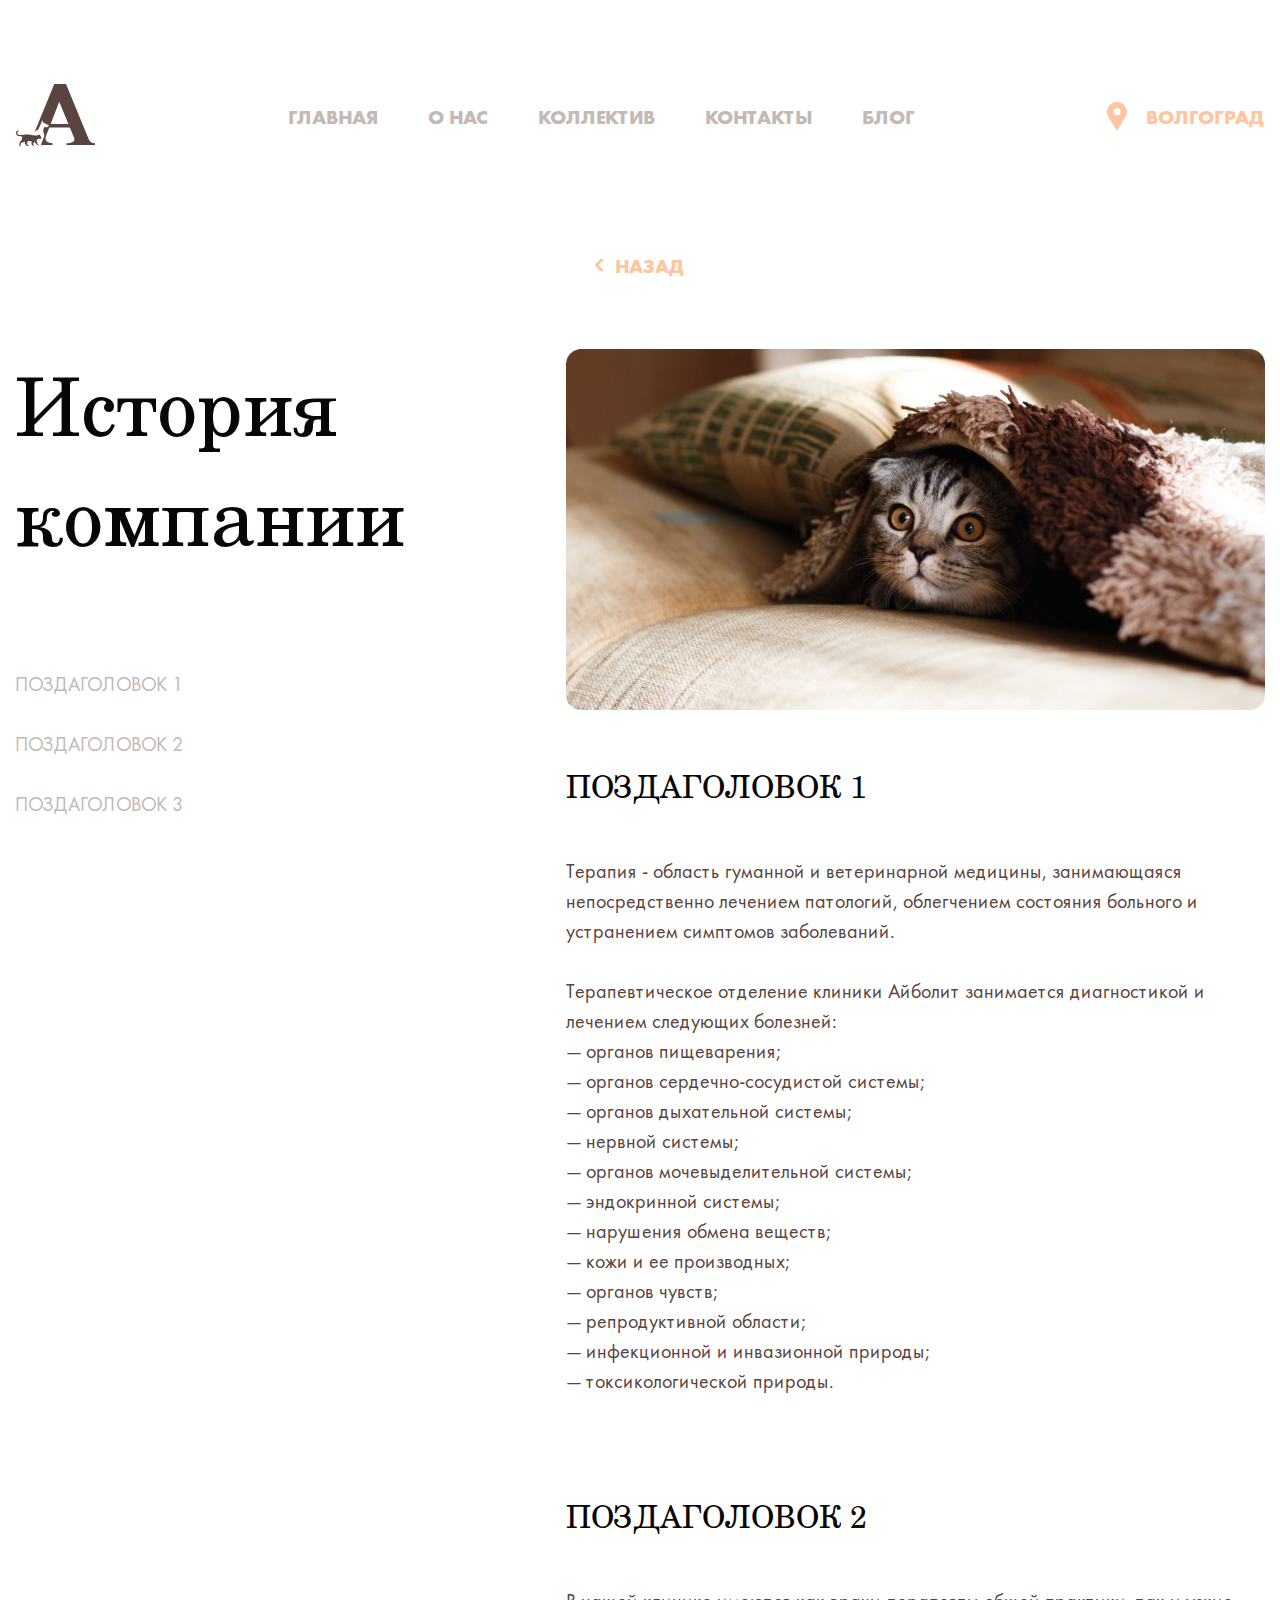
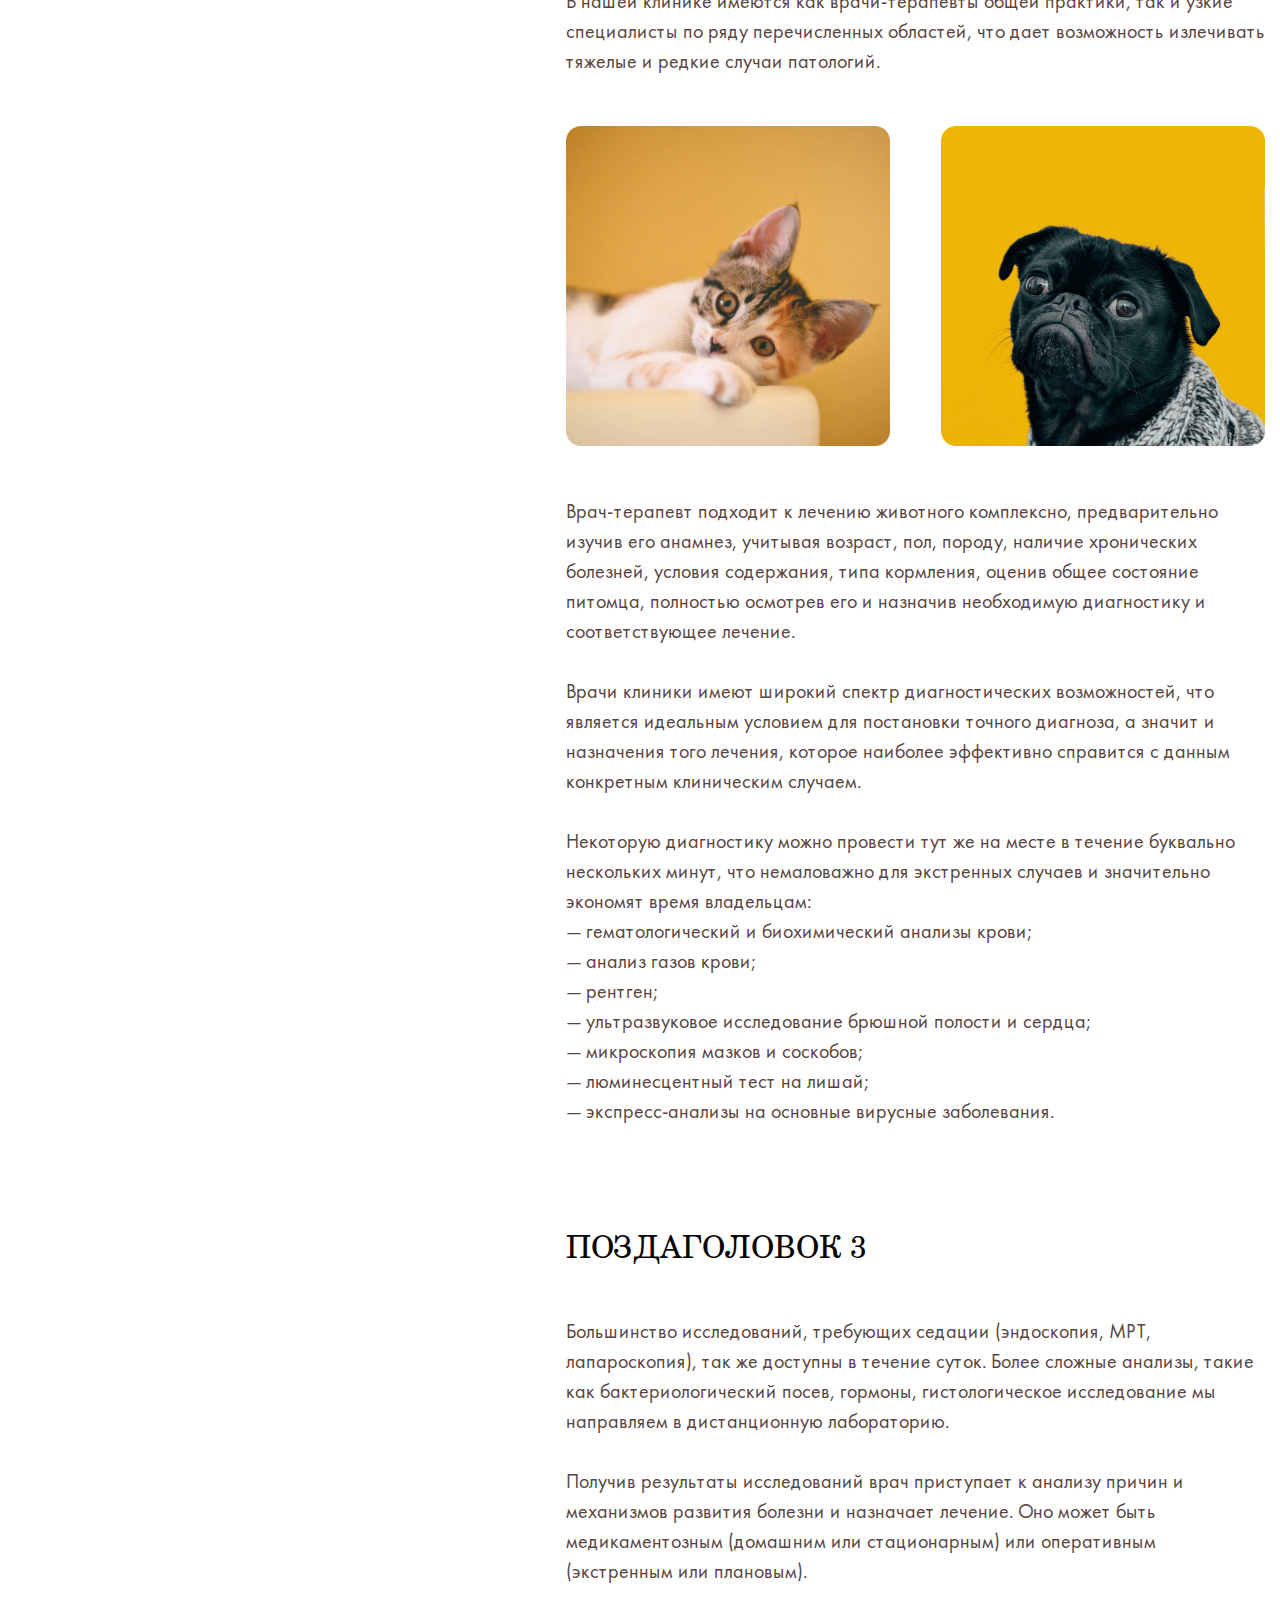
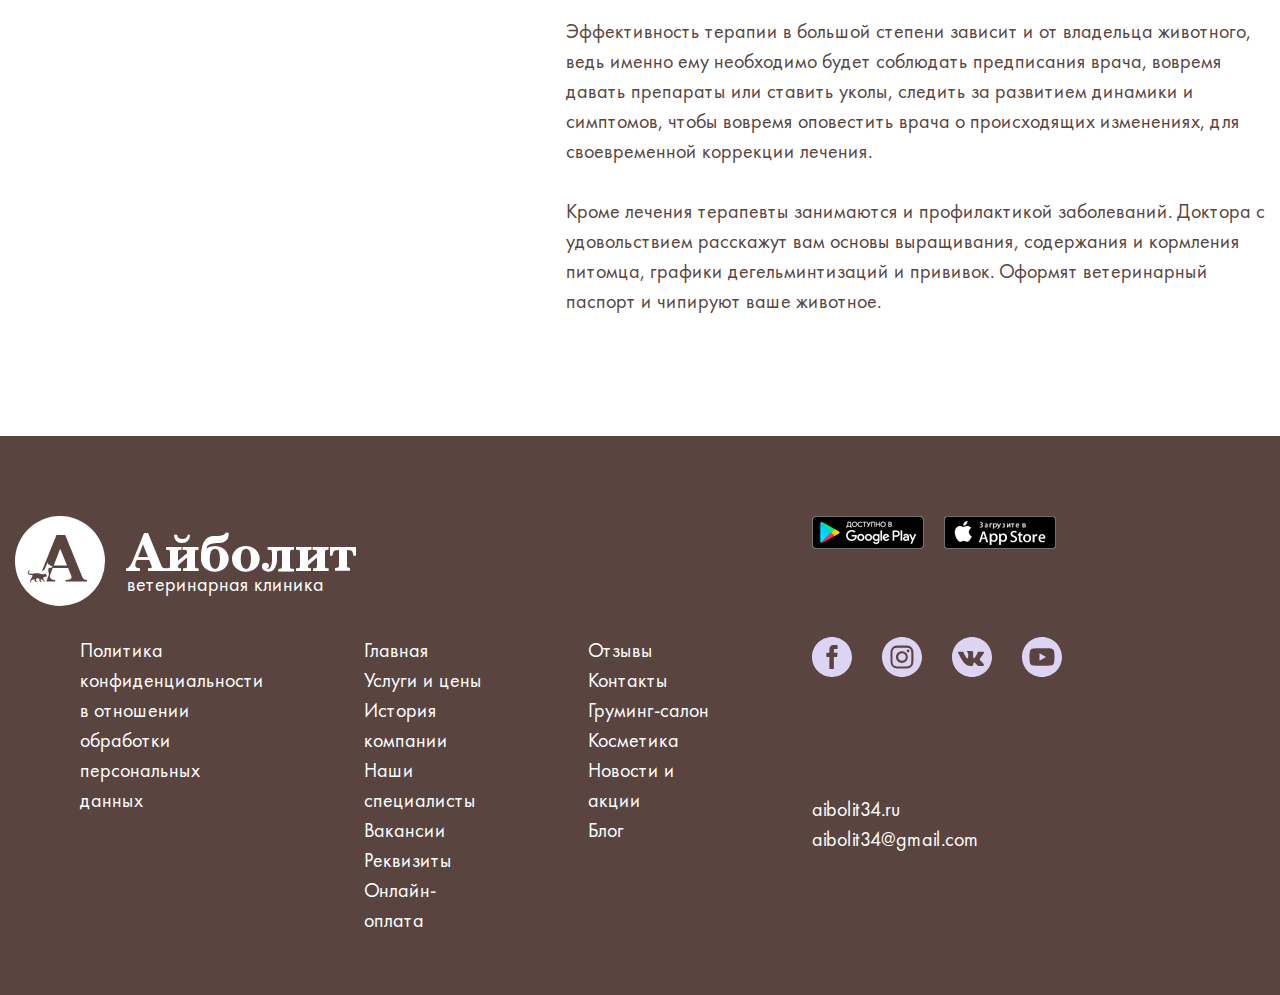
<file: about_us.html>
<!DOCTYPE html>
<html lang="ru">
<head>
    <meta charset="UTF-8">
    <meta http-equiv="X-UA-Compatible" content="IE=edge">
    <meta name="viewport" content="width=device-width, initial-scale=1.0">
    <!--Faveicons------------------------------------------------------------------------->
    <link rel="apple-touch-icon" sizes="180x180" href="img/favicons/apple-touch-icon.png">
    <link rel="icon" type="image/png" sizes="32x32" href="img/favicons/favicon-32x32.png">
    <link rel="icon" type="image/png" sizes="16x16" href="img/favicons/favicon-16x16.png">
    <link rel="manifest" href="img/favicons/site.webmanifest">
    <link rel="mask-icon" href="img/favicons/safari-pinned-tab.svg" color="#5bbad5">
    <meta name="msapplication-TileColor" content="#da532c">
    <meta name="theme-color" content="#ffc59e">
    <!--/Faveicons---------------------------------------------------------------------->
    <link rel="stylesheet" href="css/about/aboutus.css" type="text/css">
    <title>Aibolit</title>
</head>
<body>
    <!--HEADER---------------------------------------------------------------------------->
    <header class="header">
        <div class="container__wide">
            <div class="header__inner">
                <div class="header__logo">
                    <img src="img/head/logo.svg" alt="Логотип - буква А рядо кот и собака">
                </div>

                <nav class="nav__head" id="navHead">
                    <ul>
                        <li>
                            <a href="index.html" title="главная">главная</a>
                        </li>
                        <li>
                            <a href="about_us.html" title="о нас">о нас</a>
                        </li>
                        <li>
                            <a href="team.html" title="коллектив">коллектив</a>
                        </li>
                        <li>
                            <a href="contacts.html" title="контакты">контакты</a>
                        </li>
                        <li>
                            <a href="#" title="блог">блог</a>
                        </li>
                    </ul>         
                </nav>

                <button class="burger" type="button" id="navToggle">
                    <span class="burger__item">Menu</span>
                </button>

                <div class="header__city">
                    <img src="img/head/FacebookPlaces.svg" alt="иконка геолокации">
                    <p>волгоград</p>
                </div>
            </div>   
        </div>     
    </header>

    <!--STORY---------------------------------------------------------------------------->
    <section class="story">
        <div class="container">
            <div class="story__inner">
                <div class="story__back-to-main">
                    <a href="index.html" title="к главному меню">назад</a>        
                </div>
                
                <div class="story__content">
                    <div class="left__inner">
                        <h1>История компании</h1>
                        <div class="subtitle__inner">
                            <a href="#subtitle1" title="переход к заголовку">ПОЗДАГОЛОВОК 1</a>
                            <a href="#subtitle2" title="переход к заголовку">ПОЗДАГОЛОВОК 2</a>
                            <a href="#subtitle3" title="переход к заголовку">ПОЗДАГОЛОВОК 3</a>
                        </div>
                    </div>
    
                    <div class="right__inner">
                        <div class="right__inner-wrapper" id="subtitle1">
                            <div class="wrapper__inner">                            
                                    <img src="img/about_us/cat.jpg" alt="кот под одеялом"> <h4>ПОЗДАГОЛОВОК 1</h4>
                                <div class="content__text">
                                    <p>Терапия - область гуманной и ветеринарной медицины, занимающаяся непосредственно лечением патологий, облегчением состояния больного и устранением симптомов заболеваний.</p>
                                    <p>Терапевтическое отделение клиники Айболит занимается диагностикой и лечением следующих болезней:<br>
                                    &mdash; органов пищеварения;<br>
                                    &mdash; органов сердечно-сосудистой системы;<br>
                                    &mdash; органов дыхательной системы;<br>
                                    &mdash; нервной системы;<br>
                                    &mdash; органов мочевыделительной системы;<br>
                                    &mdash; эндокринной системы;<br>
                                    &mdash; нарушения обмена веществ;<br>
                                    &mdash; кожи и ее производных;<br>
                                    &mdash; органов чувств;<br>
                                    &mdash; репродуктивной области;<br>
                                    &mdash; инфекционной и инвазионной природы;<br>
                                    &mdash; токсикологической природы.</p>
                                </div>
                            </div>
    
                            <div class="wrapper__inner" id="subtitle2">
                                <h4>ПОЗДАГОЛОВОК 2</h4>
                                <div class="content__text">
                                    <p>В нашей клинике имеются как врачи-терапевты общей практики, так и узкие специалисты по ряду перечисленных областей, что дает возможность излечивать тяжелые и редкие случаи патологий.</p>                                
                                </div>
    
                                <div class="wrapper__inner-img">
                                    <img src="img/about_us/kitty.jpg" alt="кот под одеялом">
                                    <img src="img/about_us/mops.jpg" alt="кот под одеялом">
                                </div>                            
                                
                                <div class="content__text">
                                    <p>Врач-терапевт подходит к лечению животного комплексно, предварительно изучив его анамнез, учитывая возраст, пол, породу, наличие хронических болезней, условия содержания, типа кормления, оценив общее состояние питомца, полностью осмотрев его и назначив необходимую диагностику и соответствующее лечение.</p>
                                    <p>Врачи клиники имеют широкий спектр диагностических возможностей, что является идеальным условием для постановки точного диагноза, а значит и назначения того лечения, которое наиболее эффективно справится с данным конкретным клиническим случаем.</p>
                                    <p>Некоторую диагностику можно провести тут же на месте в течение буквально нескольких минут, что немаловажно для экстренных случаев и значительно экономят время владельцам:<br>
                                    &mdash; гематологический и биохимический анализы крови;<br>
                                    &mdash; анализ газов крови;<br>
                                    &mdash; рентген;<br>
                                    &mdash; ультразвуковое исследование брюшной полости и сердца;<br>
                                    &mdash; микроскопия мазков и соскобов;<br>
                                    &mdash; люминесцентный тест на лишай;<br>
                                    &mdash; экспресс-анализы на основные вирусные заболевания.</p>
                                </div>
                            </div>
    
                            <div class="wrapper__inner" id="subtitle3">                
                                <h4>ПОЗДАГОЛОВОК 3</h4>
                                <div class="content__text">
                                    <p>Большинство исследований, требующих седации (эндоскопия, МРТ, лапароскопия), так же доступны в течение суток. Более сложные анализы, такие как бактериологический посев, гормоны, гистологическое исследование мы направляем в дистанционную лабораторию.</p>
                                    <p>Получив результаты исследований врач приступает к анализу причин и механизмов развития болезни и назначает лечение. Оно может быть медикаментозным (домашним или стационарным) или оперативным (экстренным или плановым).</p>
                                    <p>Эффективность терапии в большой степени зависит и от владельца животного, ведь именно ему необходимо будет соблюдать предписания врача, вовремя давать препараты или ставить уколы, следить за развитием динамики и симптомов, чтобы вовремя оповестить врача о происходящих изменениях, для своевременной коррекции лечения.</p>
                                    <p>Кроме лечения терапевты занимаются и профилактикой заболеваний. Доктора с удовольствием расскажут вам основы выращивания, содержания и кормления питомца, графики дегельминтизаций и прививок. Оформят ветеринарный паспорт и чипируют ваше животное.</p>
                                </div>
                            </div>
                        </div>
                    </div>
                </div>
            </div>
        </div>
    </section>

    <!--FOOTER------------------------------------------------------------------------->
    <footer class="footer">
        <div class="container">
            <div class="footer__inner">
                <div class="footer__left">
                    <div class="footer__label">
                        <div class="footer__logo">
                            <img src="img/footer/logo.svg" alt="логотип">
                        </div>
                        <div class="footer__logo-name">
                            <p><span>Айболит</span><br>ветеринарная клиника</p>
                        </div>              
                    </div>
                    <nav class="nav__footer">                       
                            <ul class="nav__confident">
                                <li>
                                    <a href="#" title="Политика конфиденциальности">Политика конфиденциальности в отношении обработки персональных данных</a>
                                </li>
                            </ul>   
                            
                            <ul class="nav__main">
                                <li>
                                    <a href="#" title="главная">Главная</a>
                                </li>
                                <li>
                                    <a href="#" title="Услуги и цены">Услуги и цены</a>
                                </li>
                                <li>
                                    <a href="#" title="История компании">История компании</a>
                                </li>
                                <li>
                                    <a href="#" title="Наши специалисты">Наши специалисты</a>
                                </li>
                                <li>
                                    <a href="#" title="Вакансии">Вакансии</a>
                                </li>
                                <li>
                                    <a href="#" title="Реквизиты">Реквизиты</a>
                                </li>
                                <li>
                                    <a href="#" title="Онлайн-оплата">Онлайн-оплата</a>
                                </li>
                            </ul>
                            <ul class="nav__news">
                                <li>
                                    <a href="#" title="Отзывы">Отзывы</a>
                                </li>
                                <li>
                                    <a href="#" title="Контакты">Контакты</a>
                                </li>
                                <li>
                                    <a href="#" title="Груминг-салон">Груминг-салон</a>
                                </li>
                                <li>
                                    <a href="#" title="Косметика">Косметика</a>
                                </li>
                                <li>
                                    <a href="#" title="Новости и акции">Новости и акции</a>
                                </li>
                                <li>
                                    <a href="#" title="Блог">Блог</a>
                                </li>
                            </ul>      
                    </nav>
                </div>
                
                <div class="footer__right">
                    <div class="footer__download">
                        <a href="https://play.google.com/store/apps" title="googleplay" target="_blank"><img src="img/footer/googleplay.png" alt="googleplay"></a>
                        <a href="https://www.apple.com/store" title="appstore" target="_blank"><img src="img/footer/apstore.png" alt="appstore"></a>
                    </div>

                    <div class="footer__socials">
                        <a href="https://ru-ru.facebook.com/" title="facebook" target="_blank">
                            <svg width="40" height="40" viewBox="0 0 40 40" fill="none"      xmlns="http://www.w3.org/2000/svg">
                            <path id="facebook" fill-rule="evenodd" clip-rule="evenodd" d="M0 19.975C0 8.94382 8.94382 0 19.975 0C31.0062 0 39.9501 8.94136 39.9501 19.975C39.9501 31.0062 31.0062 39.9501 19.975 39.9501C8.94382 39.9501 0 31.0062 0 19.975ZM21.8651 19.9749L25.1385 19.9725L25.5754 15.8427H21.8601L21.8651 13.7753C21.8651 12.6991 21.94 12.1224 23.4856 12.1224H25.553V7.99005H22.2471C18.2796 7.99005 17.3657 10.04 17.3657 13.4107L17.3707 15.8427L14.3745 15.8452V19.975H17.3707V31.9599H21.8626L21.8651 19.9749Z" fill="#DDD4F3"/>
                            </svg>
                        </a>
                        
                        <a href="https://www.instagram.com/" title="instagram" target="_blank">
                            <svg width="40" height="40" viewBox="0 0 40 40" fill="none" xmlns="http://www.w3.org/2000/svg">
                                <path id="instagram" fill-rule="evenodd" clip-rule="evenodd" d="M20 0C8.95599 0 0 8.95599 0 20C0 31.044 8.95599 40 20 40C31.044 40 40 31.044 40 20C40 8.95599 31.044 0 20 0ZM31.4151 24.7348C31.3596 25.9573 31.1652 26.792 30.8813 27.5226C30.2847 29.0652 29.0652 30.2847 27.5226 30.8813C26.7923 31.1652 25.9573 31.3593 24.7351 31.4151C23.5104 31.4709 23.1192 31.4844 20.0003 31.4844C16.8811 31.4844 16.4902 31.4709 15.2652 31.4151C14.043 31.3593 13.208 31.1652 12.4777 30.8813C11.7111 30.593 11.0172 30.141 10.4434 29.5566C9.85931 28.9832 9.40735 28.2889 9.11896 27.5226C8.83514 26.7923 8.64075 25.9573 8.58521 24.7351C8.52875 23.5101 8.51562 23.1189 8.51562 20C8.51562 16.8811 8.52875 16.4899 8.5849 15.2652C8.64044 14.0427 8.83453 13.208 9.11835 12.4774C9.40674 11.7111 9.85901 11.0168 10.4434 10.4434C11.0168 9.85901 11.7111 9.40704 12.4774 9.11865C13.208 8.83484 14.0427 8.64075 15.2652 8.5849C16.4899 8.52905 16.8811 8.51562 20 8.51562C23.1189 8.51562 23.5101 8.52905 24.7348 8.58521C25.9573 8.64075 26.792 8.83484 27.5226 9.11835C28.2889 9.40674 28.9832 9.85901 29.5569 10.4434C30.141 11.0172 30.5933 11.7111 30.8813 12.4774C31.1655 13.208 31.3596 14.0427 31.4154 15.2652C31.4713 16.4899 31.4844 16.8811 31.4844 20C31.4844 23.1189 31.4713 23.5101 31.4151 24.7348ZM28.8952 13.2944C28.7103 12.7934 28.4154 12.34 28.0322 11.9678C27.66 11.5846 27.2069 11.2897 26.7056 11.1048C26.2991 10.947 25.6884 10.759 24.5636 10.7078C23.3469 10.6523 22.9821 10.6404 19.9016 10.6404C16.8209 10.6404 16.4561 10.652 15.2396 10.7075C14.1148 10.759 13.5038 10.947 13.0976 11.1048C12.5964 11.2897 12.143 11.5846 11.7711 11.9678C11.3879 12.34 11.093 12.7931 10.9078 13.2944C10.7499 13.7009 10.562 14.3119 10.5108 15.4367C10.4553 16.6531 10.4434 17.0179 10.4434 20.0987C10.4434 23.1791 10.4553 23.5439 10.5108 24.7607C10.562 25.8855 10.7499 26.4962 10.9078 26.9027C11.093 27.4039 11.3876 27.857 11.7708 28.2292C12.143 28.6124 12.5961 28.9073 13.0973 29.0922C13.5038 29.2504 14.1148 29.4383 15.2396 29.4895C16.4561 29.545 16.8206 29.5566 19.9013 29.5566C22.9824 29.5566 23.3472 29.545 24.5633 29.4895C25.6881 29.4383 26.2991 29.2504 26.7056 29.0922C27.7118 28.7041 28.507 27.9088 28.8952 26.9027C29.053 26.4962 29.241 25.8855 29.2925 24.7607C29.348 23.5439 29.3596 23.1791 29.3596 20.0987C29.3596 17.0179 29.348 16.6531 29.2925 15.4367C29.2413 14.3119 29.0534 13.7009 28.8952 13.2944ZM19.9016 26.0225C16.6296 26.0225 13.9772 23.3704 13.9772 20.0983C13.9772 16.8263 16.6296 14.1742 19.9016 14.1742C23.1733 14.1742 25.8258 16.8263 25.8258 20.0983C25.8258 23.3704 23.1733 26.0225 19.9016 26.0225ZM24.6755 13.94C24.6755 14.7046 25.2954 15.3245 26.06 15.3245C26.8246 15.3245 27.4442 14.7046 27.4445 13.94C27.4445 13.1754 26.8246 12.5555 26.06 12.5555C25.2954 12.5555 24.6755 13.1754 24.6755 13.94ZM23.8424 20C23.8424 22.1221 22.1221 23.8424 20 23.8424C17.8779 23.8424 16.1576 22.1221 16.1576 20C16.1576 17.8779 17.8779 16.1577 20 16.1577C22.1221 16.1577 23.8424 17.8779 23.8424 20Z" fill="#DDD4F3"/>
                            </svg>
                        </a>

                        <a href="https://vk.com/" title="vkontakte" target="_blank">
                            <svg width="40" height="40" viewBox="0 0 40 40" fill="none" xmlns="http://www.w3.org/2000/svg">
                                <path id="vkontakte" fill-rule="evenodd" clip-rule="evenodd" d="M40 20C40 31.0457 31.0457 40 20 40C8.9543 40 0 31.0457 0 20C0 8.9543 8.9543 0 20 0C31.0457 0 40 8.9543 40 20ZM20.2749 28.9372H18.7208C18.7208 28.9372 15.2917 29.146 12.2721 25.9666C8.97886 22.4989 6.07041 15.6175 6.07041 15.6175C6.07041 15.6175 5.90275 15.1664 6.08488 14.9483C6.2896 14.703 6.84729 14.6873 6.84729 14.6873L10.5623 14.6627C10.5623 14.6627 10.9124 14.722 11.163 14.9079C11.3695 15.0614 11.4853 15.3484 11.4853 15.3484C11.4853 15.3484 12.0857 16.884 12.8809 18.2733C14.4329 20.9854 15.1558 21.5786 15.6828 21.2881C16.4505 20.8644 16.2204 17.4541 16.2204 17.4541C16.2204 17.4541 16.2345 16.2162 15.8339 15.665C15.5236 15.2377 14.9384 15.1132 14.68 15.0782C14.471 15.05 14.8141 14.5592 15.2589 14.3389C15.9274 14.0077 17.1081 13.9888 18.503 14.0034C19.5898 14.0145 19.9025 14.083 20.3275 14.1869C21.3134 14.4276 21.2827 15.1991 21.2164 16.8636C21.1966 17.3609 21.1736 17.938 21.1736 18.6045C21.1736 18.7545 21.1692 18.9143 21.1648 19.0788C21.1418 19.9312 21.1154 20.9072 21.6702 21.2699C21.9547 21.4555 22.6507 21.2977 24.3916 18.3082C25.2168 16.8915 25.8356 15.2256 25.8356 15.2256C25.8356 15.2256 25.9707 14.9286 26.1808 14.8012C26.3957 14.6713 26.6855 14.7112 26.6855 14.7112L30.595 14.6866C30.595 14.6866 31.7696 14.5449 31.9599 15.081C32.1593 15.644 31.5208 16.9583 29.9236 19.111C28.4059 21.1567 27.6689 21.9078 27.7392 22.5737C27.7904 23.0584 28.2694 23.498 29.1866 24.3589C31.111 26.1653 31.6239 27.1138 31.7458 27.3392C31.7557 27.3575 31.763 27.371 31.7682 27.3798C32.6295 28.824 30.8131 28.9372 30.8131 28.9372L27.341 28.9861C27.341 28.9861 26.5948 29.1357 25.6128 28.4535C25.0993 28.0971 24.5972 27.515 24.1189 26.9604C23.3877 26.1127 22.7118 25.3291 22.135 25.514C21.1672 25.8246 21.1976 27.9334 21.1976 27.9334C21.1976 27.9334 21.2046 28.3839 20.984 28.6238C20.7443 28.8851 20.2749 28.9372 20.2749 28.9372Z" fill="#DDD4F3"/>
                            </svg>
                        </a>

                        <a href="https://www.youtube.com/" title="youtube" target="_blank">
                            <svg width="40" height="40" viewBox="0 0 40 40" fill="none" xmlns="http://www.w3.org/2000/svg">
                                <path id="youtube" fill-rule="evenodd" clip-rule="evenodd" d="M20 0C8.95599 0 0 8.95599 0 20C0 31.044 8.95599 40 20 40C31.044 40 40 31.044 40 20C40 8.95599 31.044 0 20 0ZM32.4969 20.0204C32.4969 20.0204 32.4969 24.0765 31.9824 26.0324C31.694 27.103 30.8499 27.9471 29.7794 28.2352C27.8235 28.75 20 28.75 20 28.75C20 28.75 12.197 28.75 10.2206 28.2147C9.15009 27.9266 8.30597 27.0822 8.01758 26.0117C7.50275 24.0765 7.50275 20 7.50275 20C7.50275 20 7.50275 15.9442 8.01758 13.9883C8.30566 12.9178 9.17053 12.0529 10.2206 11.7648C12.1765 11.25 20 11.25 20 11.25C20 11.25 27.8235 11.25 29.7794 11.7853C30.8499 12.0734 31.694 12.9178 31.9824 13.9883C32.5177 15.9442 32.4969 20.0204 32.4969 20.0204ZM24.0146 20L17.5089 23.7469V16.2531L24.0146 20Z" fill="#DDD4F3"/>
                            </svg>
                        </a>                   
                    </div>

                    <div class="footer__contact">
                        <p>aibolit34.ru<br>aibolit34@gmail.com</p>
                    </div>

                </div>
            </div>
        </div>
    </footer>

    <script src="https://ajax.googleapis.com/ajax/libs/jquery/3.6.1/jquery.min.js"></script>
    <script src="js/menu.js"></script>    
</body>
</html>
</file>
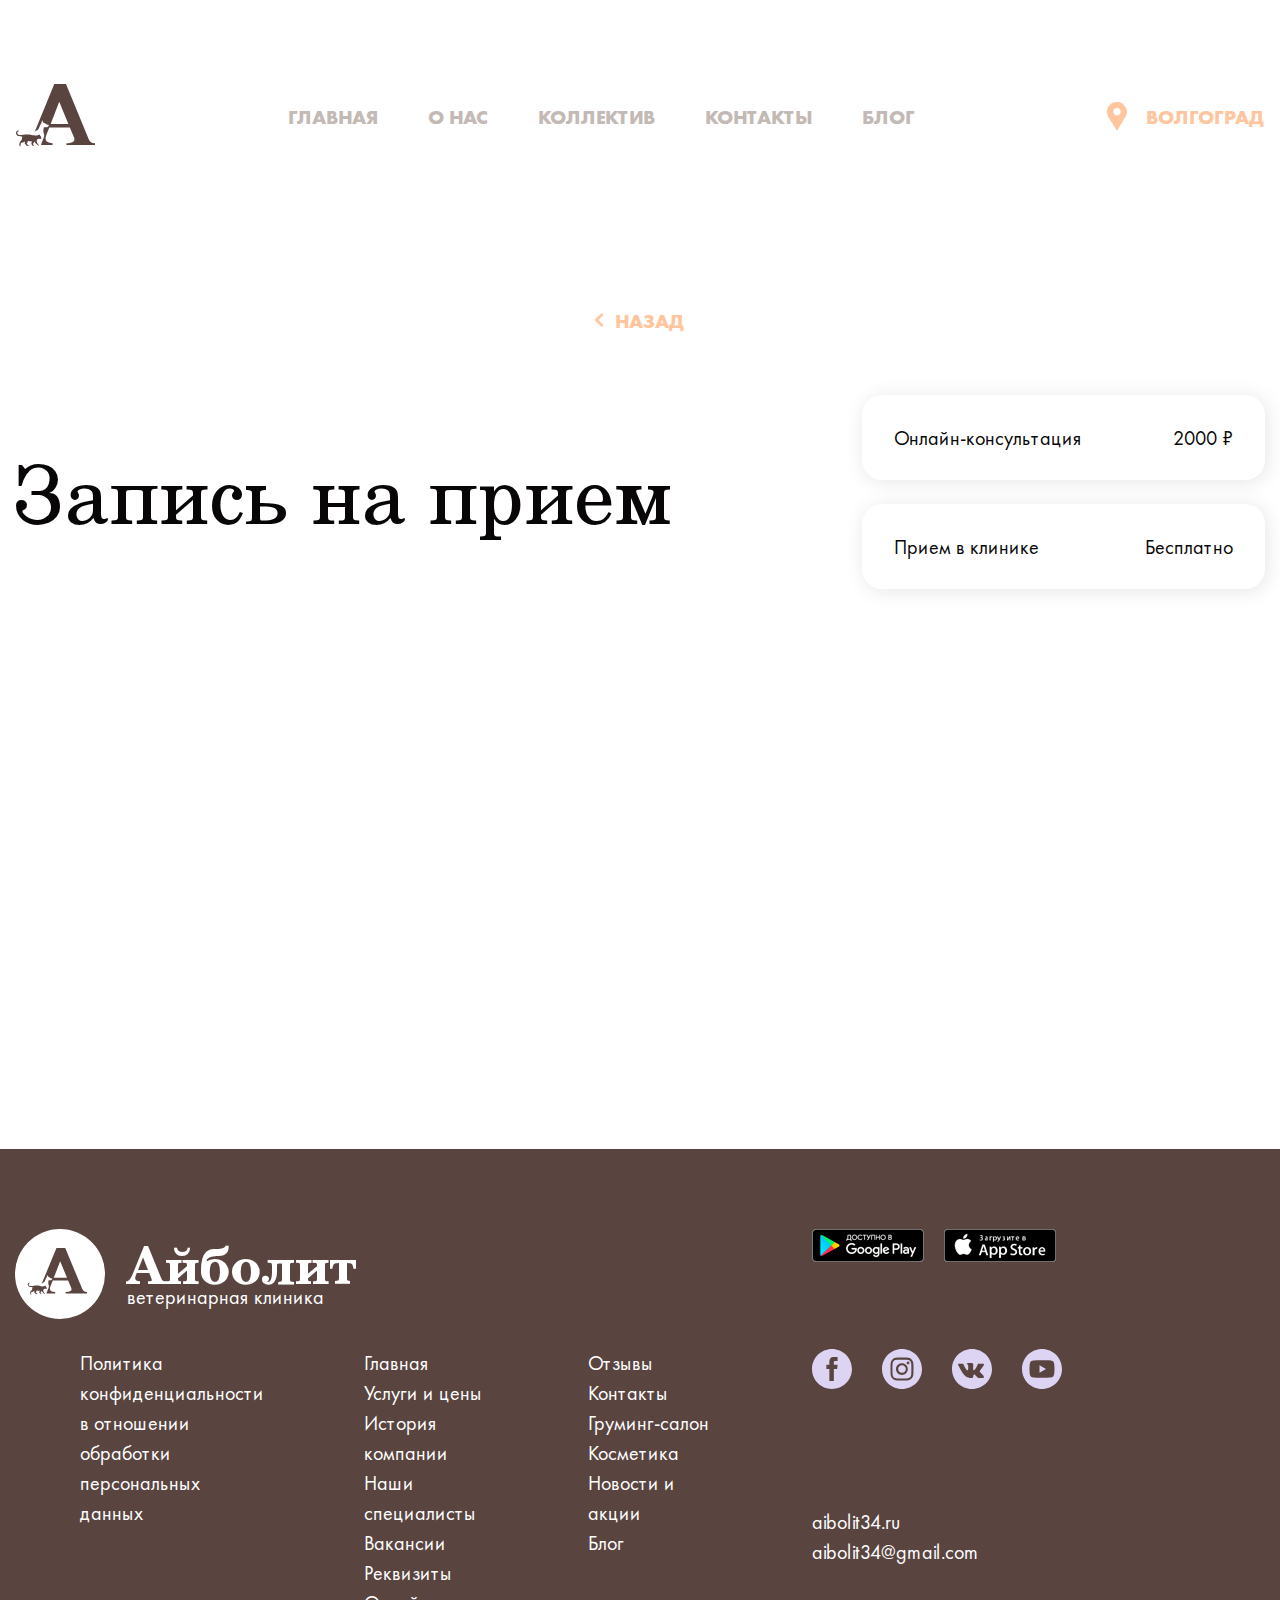
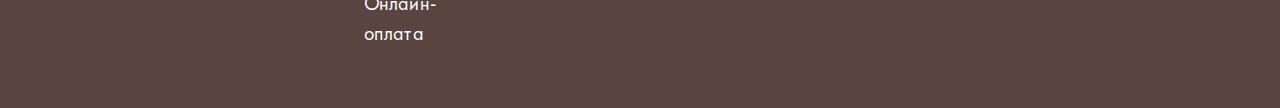
<file: record.html>
<!DOCTYPE html>
<html lang="en">
<head>
    <meta charset="UTF-8">
    <meta http-equiv="X-UA-Compatible" content="IE=edge">
    <meta name="viewport" content="width=device-width, initial-scale=1.0">
    <!--Faveicons-------------------------------------------------------------------------->
    <link rel="apple-touch-icon" sizes="180x180" href="img/favicons/apple-touch-icon.png">
    <link rel="icon" type="image/png" sizes="32x32" href="img/favicons/favicon-32x32.png">
    <link rel="icon" type="image/png" sizes="16x16" href="img/favicons/favicon-16x16.png">
    <link rel="manifest" href="img/favicons/site.webmanifest">
    <link rel="mask-icon" href="img/favicons/safari-pinned-tab.svg" color="#5bbad5">
    <meta name="msapplication-TileColor" content="#da532c">
    <meta name="theme-color" content="#ffc59e">
    <!--/Faveicons----------------------------------------------------------------------->
    <link rel="stylesheet" href="css/record/recordstyle.css" type="text/css">
    <title>Aibolit</title>
</head>
<body>
    <!--HEADER---------------------------------------------------------------------------->
    <header class="header">
        <div class="container__wide">
            <div class="header__inner">
                <div class="header__logo">
                    <img src="img/head/logo.svg" alt="Логотип - буква А рядо кот и собака">
                </div>

                <nav class="nav__head" id="navHead">
                    <ul>
                        <li>
                            <a href="index.html" title="главная">главная</a>
                        </li>
                        <li>
                            <a href="about_us.html" title="о нас">о нас</a>
                        </li>
                        <li>
                            <a href="team.html" title="коллектив">коллектив</a>
                        </li>
                        <li>
                            <a href="contacts.html" title="контакты">контакты</a>
                        </li>
                        <li>
                            <a href="#" title="блог">блог</a>
                        </li>
                    </ul>         
                </nav>

                <button class="burger" type="button" id="navToggle">
                    <span class="burger__item">Menu</span>
                </button>

                <div class="header__city">
                    <img src="img/head/FacebookPlaces.svg" alt="иконка геолокации">
                    <p>волгоград</p>
                </div>
            </div>   
        </div>     
    </header>

    <section class="record">
        <div class="container">
            <div class="record__inner">
                <div class="record__back-to-main">
                    <a href="index.html" title="к главному меню">назад</a>        
                </div>

                <div class="record__inner-wrapper">
                    <h1>Запись на прием</h1>
                    <div class="record__services">
                        <div class="services__item">
                            <p>Онлайн-консультация</p>
                            <p>2000 ₽</p>
                        </div>

                        <div class="services__item">
                            <p>Прием в клинике</p>
                            <p>Бесплатно</p>
                        </div>
                    </div>
                </div>
            </div>
        </div>
    </section>

    <!--FOOTER------------------------------------------------------------------------->
    <footer class="footer">
        <div class="container">
            <div class="footer__inner">
                <div class="footer__left">
                    <div class="footer__label">
                        <div class="footer__logo">
                            <img src="img/footer/logo.svg" alt="логотип">
                        </div>
                        <div class="footer__logo-name">
                            <p><span>Айболит</span><br>ветеринарная клиника</p>
                        </div>              
                    </div>
                    <nav class="nav__footer">                       
                            <ul class="nav__confident">
                                <li>
                                    <a href="#" title="Политика конфиденциальности">Политика конфиденциальности в отношении обработки персональных данных</a>
                                </li>
                            </ul>   
                            
                            <ul class="nav__main">
                                <li>
                                    <a href="#" title="главная">Главная</a>
                                </li>
                                <li>
                                    <a href="#" title="Услуги и цены">Услуги и цены</a>
                                </li>
                                <li>
                                    <a href="#" title="История компании">История компании</a>
                                </li>
                                <li>
                                    <a href="#" title="Наши специалисты">Наши специалисты</a>
                                </li>
                                <li>
                                    <a href="#" title="Вакансии">Вакансии</a>
                                </li>
                                <li>
                                    <a href="#" title="Реквизиты">Реквизиты</a>
                                </li>
                                <li>
                                    <a href="#" title="Онлайн-оплата">Онлайн-оплата</a>
                                </li>
                            </ul>
                            <ul class="nav__news">
                                <li>
                                    <a href="#" title="Отзывы">Отзывы</a>
                                </li>
                                <li>
                                    <a href="#" title="Контакты">Контакты</a>
                                </li>
                                <li>
                                    <a href="#" title="Груминг-салон">Груминг-салон</a>
                                </li>
                                <li>
                                    <a href="#" title="Косметика">Косметика</a>
                                </li>
                                <li>
                                    <a href="#" title="Новости и акции">Новости и акции</a>
                                </li>
                                <li>
                                    <a href="#" title="Блог">Блог</a>
                                </li>
                            </ul>      
                    </nav>
                </div>
                
                <div class="footer__right">
                    <div class="footer__download">
                        <a href="https://play.google.com/store/apps" title="googleplay" target="_blank"><img src="img/footer/googleplay.png" alt="googleplay"></a>
                        <a href="https://www.apple.com/store" title="appstore" target="_blank"><img src="img/footer/apstore.png" alt="appstore"></a>
                    </div>

                    <div class="footer__socials">
                        <a href="https://ru-ru.facebook.com/" title="facebook" target="_blank">
                            <svg width="40" height="40" viewBox="0 0 40 40" fill="none"      xmlns="http://www.w3.org/2000/svg">
                            <path id="facebook" fill-rule="evenodd" clip-rule="evenodd" d="M0 19.975C0 8.94382 8.94382 0 19.975 0C31.0062 0 39.9501 8.94136 39.9501 19.975C39.9501 31.0062 31.0062 39.9501 19.975 39.9501C8.94382 39.9501 0 31.0062 0 19.975ZM21.8651 19.9749L25.1385 19.9725L25.5754 15.8427H21.8601L21.8651 13.7753C21.8651 12.6991 21.94 12.1224 23.4856 12.1224H25.553V7.99005H22.2471C18.2796 7.99005 17.3657 10.04 17.3657 13.4107L17.3707 15.8427L14.3745 15.8452V19.975H17.3707V31.9599H21.8626L21.8651 19.9749Z" fill="#DDD4F3"/>
                            </svg>
                        </a>
                        
                        <a href="https://www.instagram.com/" title="instagram" target="_blank">
                            <svg width="40" height="40" viewBox="0 0 40 40" fill="none" xmlns="http://www.w3.org/2000/svg">
                                <path id="instagram" fill-rule="evenodd" clip-rule="evenodd" d="M20 0C8.95599 0 0 8.95599 0 20C0 31.044 8.95599 40 20 40C31.044 40 40 31.044 40 20C40 8.95599 31.044 0 20 0ZM31.4151 24.7348C31.3596 25.9573 31.1652 26.792 30.8813 27.5226C30.2847 29.0652 29.0652 30.2847 27.5226 30.8813C26.7923 31.1652 25.9573 31.3593 24.7351 31.4151C23.5104 31.4709 23.1192 31.4844 20.0003 31.4844C16.8811 31.4844 16.4902 31.4709 15.2652 31.4151C14.043 31.3593 13.208 31.1652 12.4777 30.8813C11.7111 30.593 11.0172 30.141 10.4434 29.5566C9.85931 28.9832 9.40735 28.2889 9.11896 27.5226C8.83514 26.7923 8.64075 25.9573 8.58521 24.7351C8.52875 23.5101 8.51562 23.1189 8.51562 20C8.51562 16.8811 8.52875 16.4899 8.5849 15.2652C8.64044 14.0427 8.83453 13.208 9.11835 12.4774C9.40674 11.7111 9.85901 11.0168 10.4434 10.4434C11.0168 9.85901 11.7111 9.40704 12.4774 9.11865C13.208 8.83484 14.0427 8.64075 15.2652 8.5849C16.4899 8.52905 16.8811 8.51562 20 8.51562C23.1189 8.51562 23.5101 8.52905 24.7348 8.58521C25.9573 8.64075 26.792 8.83484 27.5226 9.11835C28.2889 9.40674 28.9832 9.85901 29.5569 10.4434C30.141 11.0172 30.5933 11.7111 30.8813 12.4774C31.1655 13.208 31.3596 14.0427 31.4154 15.2652C31.4713 16.4899 31.4844 16.8811 31.4844 20C31.4844 23.1189 31.4713 23.5101 31.4151 24.7348ZM28.8952 13.2944C28.7103 12.7934 28.4154 12.34 28.0322 11.9678C27.66 11.5846 27.2069 11.2897 26.7056 11.1048C26.2991 10.947 25.6884 10.759 24.5636 10.7078C23.3469 10.6523 22.9821 10.6404 19.9016 10.6404C16.8209 10.6404 16.4561 10.652 15.2396 10.7075C14.1148 10.759 13.5038 10.947 13.0976 11.1048C12.5964 11.2897 12.143 11.5846 11.7711 11.9678C11.3879 12.34 11.093 12.7931 10.9078 13.2944C10.7499 13.7009 10.562 14.3119 10.5108 15.4367C10.4553 16.6531 10.4434 17.0179 10.4434 20.0987C10.4434 23.1791 10.4553 23.5439 10.5108 24.7607C10.562 25.8855 10.7499 26.4962 10.9078 26.9027C11.093 27.4039 11.3876 27.857 11.7708 28.2292C12.143 28.6124 12.5961 28.9073 13.0973 29.0922C13.5038 29.2504 14.1148 29.4383 15.2396 29.4895C16.4561 29.545 16.8206 29.5566 19.9013 29.5566C22.9824 29.5566 23.3472 29.545 24.5633 29.4895C25.6881 29.4383 26.2991 29.2504 26.7056 29.0922C27.7118 28.7041 28.507 27.9088 28.8952 26.9027C29.053 26.4962 29.241 25.8855 29.2925 24.7607C29.348 23.5439 29.3596 23.1791 29.3596 20.0987C29.3596 17.0179 29.348 16.6531 29.2925 15.4367C29.2413 14.3119 29.0534 13.7009 28.8952 13.2944ZM19.9016 26.0225C16.6296 26.0225 13.9772 23.3704 13.9772 20.0983C13.9772 16.8263 16.6296 14.1742 19.9016 14.1742C23.1733 14.1742 25.8258 16.8263 25.8258 20.0983C25.8258 23.3704 23.1733 26.0225 19.9016 26.0225ZM24.6755 13.94C24.6755 14.7046 25.2954 15.3245 26.06 15.3245C26.8246 15.3245 27.4442 14.7046 27.4445 13.94C27.4445 13.1754 26.8246 12.5555 26.06 12.5555C25.2954 12.5555 24.6755 13.1754 24.6755 13.94ZM23.8424 20C23.8424 22.1221 22.1221 23.8424 20 23.8424C17.8779 23.8424 16.1576 22.1221 16.1576 20C16.1576 17.8779 17.8779 16.1577 20 16.1577C22.1221 16.1577 23.8424 17.8779 23.8424 20Z" fill="#DDD4F3"/>
                            </svg>
                        </a>

                        <a href="https://vk.com/" title="vkontakte" target="_blank">
                            <svg width="40" height="40" viewBox="0 0 40 40" fill="none" xmlns="http://www.w3.org/2000/svg">
                                <path id="vkontakte" fill-rule="evenodd" clip-rule="evenodd" d="M40 20C40 31.0457 31.0457 40 20 40C8.9543 40 0 31.0457 0 20C0 8.9543 8.9543 0 20 0C31.0457 0 40 8.9543 40 20ZM20.2749 28.9372H18.7208C18.7208 28.9372 15.2917 29.146 12.2721 25.9666C8.97886 22.4989 6.07041 15.6175 6.07041 15.6175C6.07041 15.6175 5.90275 15.1664 6.08488 14.9483C6.2896 14.703 6.84729 14.6873 6.84729 14.6873L10.5623 14.6627C10.5623 14.6627 10.9124 14.722 11.163 14.9079C11.3695 15.0614 11.4853 15.3484 11.4853 15.3484C11.4853 15.3484 12.0857 16.884 12.8809 18.2733C14.4329 20.9854 15.1558 21.5786 15.6828 21.2881C16.4505 20.8644 16.2204 17.4541 16.2204 17.4541C16.2204 17.4541 16.2345 16.2162 15.8339 15.665C15.5236 15.2377 14.9384 15.1132 14.68 15.0782C14.471 15.05 14.8141 14.5592 15.2589 14.3389C15.9274 14.0077 17.1081 13.9888 18.503 14.0034C19.5898 14.0145 19.9025 14.083 20.3275 14.1869C21.3134 14.4276 21.2827 15.1991 21.2164 16.8636C21.1966 17.3609 21.1736 17.938 21.1736 18.6045C21.1736 18.7545 21.1692 18.9143 21.1648 19.0788C21.1418 19.9312 21.1154 20.9072 21.6702 21.2699C21.9547 21.4555 22.6507 21.2977 24.3916 18.3082C25.2168 16.8915 25.8356 15.2256 25.8356 15.2256C25.8356 15.2256 25.9707 14.9286 26.1808 14.8012C26.3957 14.6713 26.6855 14.7112 26.6855 14.7112L30.595 14.6866C30.595 14.6866 31.7696 14.5449 31.9599 15.081C32.1593 15.644 31.5208 16.9583 29.9236 19.111C28.4059 21.1567 27.6689 21.9078 27.7392 22.5737C27.7904 23.0584 28.2694 23.498 29.1866 24.3589C31.111 26.1653 31.6239 27.1138 31.7458 27.3392C31.7557 27.3575 31.763 27.371 31.7682 27.3798C32.6295 28.824 30.8131 28.9372 30.8131 28.9372L27.341 28.9861C27.341 28.9861 26.5948 29.1357 25.6128 28.4535C25.0993 28.0971 24.5972 27.515 24.1189 26.9604C23.3877 26.1127 22.7118 25.3291 22.135 25.514C21.1672 25.8246 21.1976 27.9334 21.1976 27.9334C21.1976 27.9334 21.2046 28.3839 20.984 28.6238C20.7443 28.8851 20.2749 28.9372 20.2749 28.9372Z" fill="#DDD4F3"/>
                            </svg>
                        </a>

                        <a href="https://www.youtube.com/" title="youtube" target="_blank">
                            <svg width="40" height="40" viewBox="0 0 40 40" fill="none" xmlns="http://www.w3.org/2000/svg">
                                <path id="youtube" fill-rule="evenodd" clip-rule="evenodd" d="M20 0C8.95599 0 0 8.95599 0 20C0 31.044 8.95599 40 20 40C31.044 40 40 31.044 40 20C40 8.95599 31.044 0 20 0ZM32.4969 20.0204C32.4969 20.0204 32.4969 24.0765 31.9824 26.0324C31.694 27.103 30.8499 27.9471 29.7794 28.2352C27.8235 28.75 20 28.75 20 28.75C20 28.75 12.197 28.75 10.2206 28.2147C9.15009 27.9266 8.30597 27.0822 8.01758 26.0117C7.50275 24.0765 7.50275 20 7.50275 20C7.50275 20 7.50275 15.9442 8.01758 13.9883C8.30566 12.9178 9.17053 12.0529 10.2206 11.7648C12.1765 11.25 20 11.25 20 11.25C20 11.25 27.8235 11.25 29.7794 11.7853C30.8499 12.0734 31.694 12.9178 31.9824 13.9883C32.5177 15.9442 32.4969 20.0204 32.4969 20.0204ZM24.0146 20L17.5089 23.7469V16.2531L24.0146 20Z" fill="#DDD4F3"/>
                            </svg>
                        </a>                   
                    </div>

                    <div class="footer__contact">
                        <p>aibolit34.ru<br>aibolit34@gmail.com</p>
                    </div>

                </div>
            </div>
        </div>
    </footer>

    <script src="https://ajax.googleapis.com/ajax/libs/jquery/3.6.1/jquery.min.js"></script>
    <script src="js/menu.js"></script>  
</body>
</html>
</file>
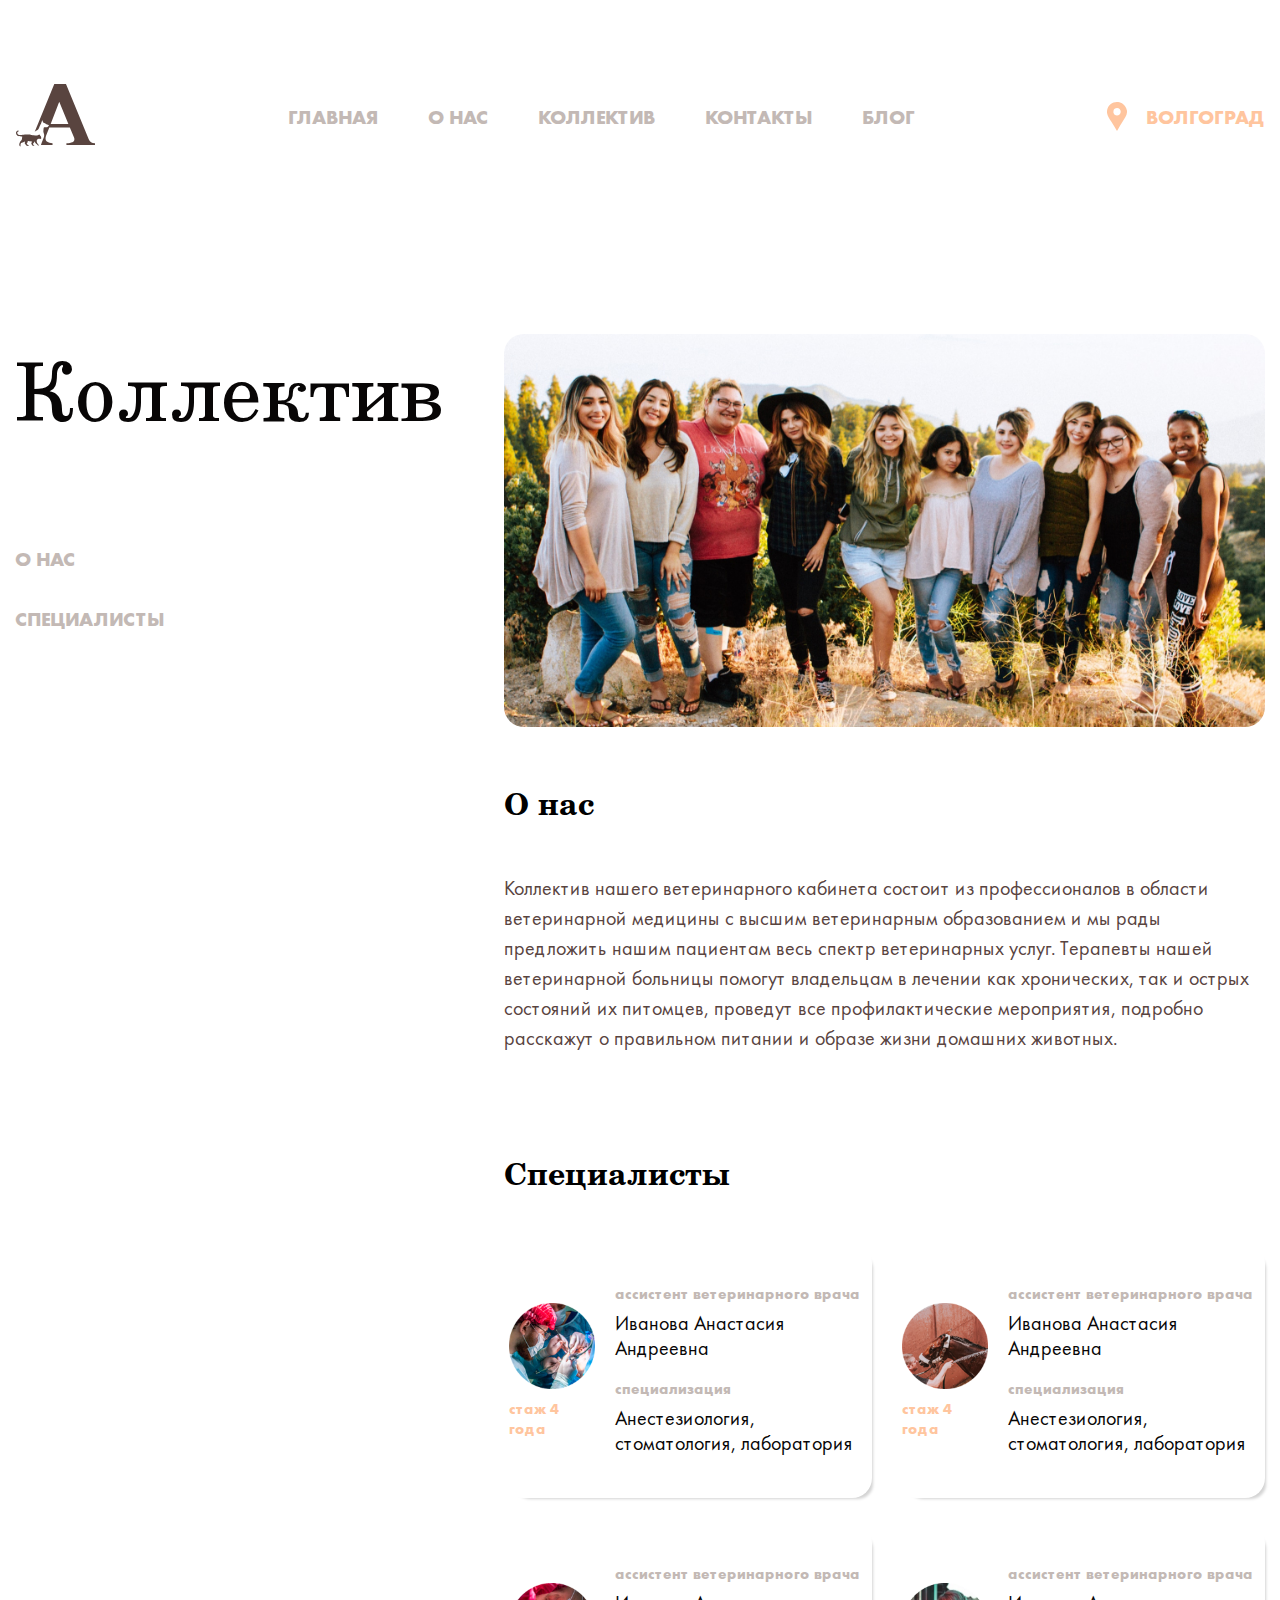
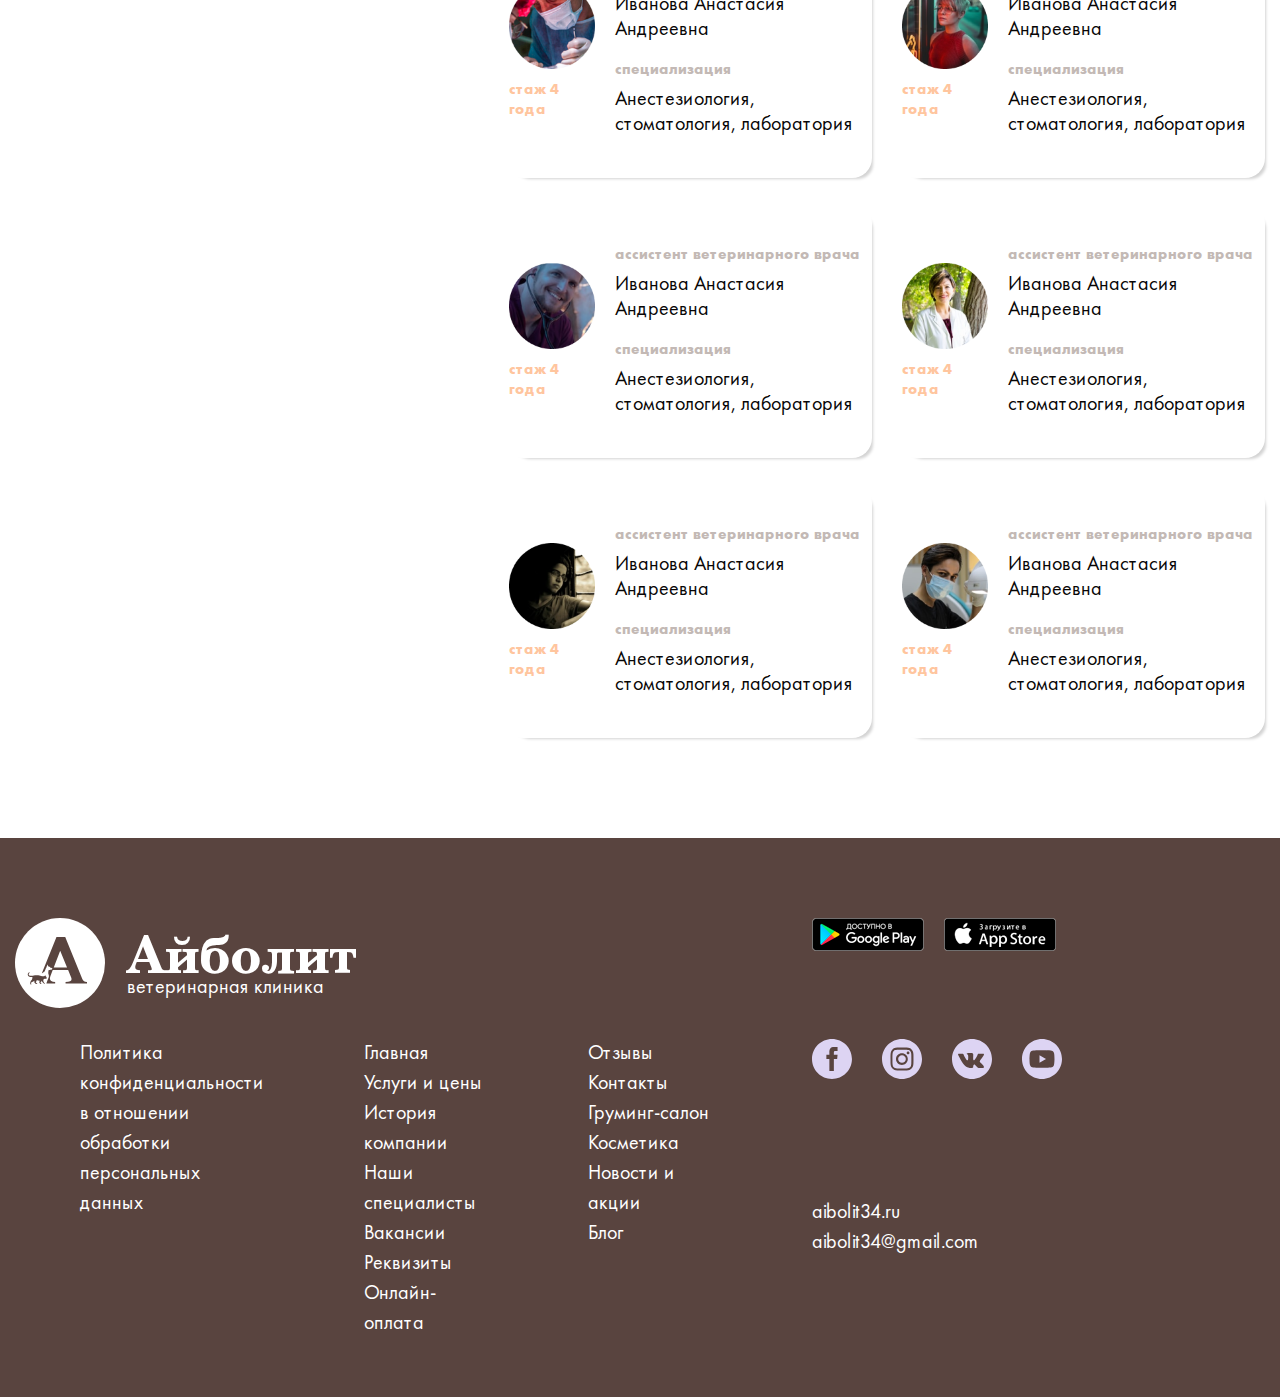
<file: team.html>
<!DOCTYPE html>
<html lang="ru">
<head>
    <meta charset="UTF-8">
    <meta http-equiv="X-UA-Compatible" content="IE=edge">
    <meta name="viewport" content="width=device-width, initial-scale=1.0">
    <!--Faveicons---------------------------------------------------------------------------->
    <link rel="apple-touch-icon" sizes="180x180" href="img/favicons/apple-touch-icon.png">
    <link rel="icon" type="image/png" sizes="32x32" href="img/favicons/favicon-32x32.png">
    <link rel="icon" type="image/png" sizes="16x16" href="img/favicons/favicon-16x16.png">
    <link rel="manifest" href="img/favicons/site.webmanifest">
    <link rel="mask-icon" href="img/favicons/safari-pinned-tab.svg" color="#5bbad5">
    <meta name="msapplication-TileColor" content="#da532c">
    <meta name="theme-color" content="#ffc59e">
    <!--/Faveicons---------------------------------------------------------------------------->
    <link rel="stylesheet" href="css/team/teamstyle.css" type="text/css"> 
    <title>Aibolit</title>
</head>
<body>
    <!--HEADER---------------------------------------------------------------------------->
    <header class="header">
    <div class="container__wide">
        <div class="header__inner">
            <div class="header__logo">
                <img src="img/head/logo.svg" alt="Логотип - буква А рядо кот и собака">
            </div>

            <nav class="nav__head" id="navHead">
                <ul>
                    <li>
                        <a href="index.html" title="главная">главная</a>
                    </li>
                    <li>
                        <a href="about_us.html" title="о нас">о нас</a>
                    </li>
                    <li>
                        <a href="team.html" title="коллектив">коллектив</a>
                    </li>
                    <li>
                        <a href="contacts.html" title="контакты">контакты</a>
                    </li>
                    <li>
                        <a href="#" title="блог">блог</a>
                    </li>
                </ul>         
            </nav>

            <button class="burger" type="button" id="navToggle">
                <span class="burger__item">Menu</span>
            </button>

            <div class="header__city">
                <img src="img/head/FacebookPlaces.svg" alt="иконка геолокации">
                <p>волгоград</p>
            </div>
        </div>   
    </div>     
    </header>
    <!--TEAM---------------------------------------------------------------------------->
    <section class="team">
        <div class="container">
            <div class="team__inner">
                <div class="left__inner">
                    <h1>Коллектив</h1>
                    <div class="subtitle__inner">
                        <a href="#subtitle1" title="переход к заголовку">О НАС</a>
                        <a href="#subtitle2" title="переход к заголовку">СПЕЦИАЛИСТЫ</a>
                    </div>
                </div>

                <div class="right__inner">
                    <div class="right__inner-about">
                        <div class="right__inner-photo">
                            <img src="img/team/team_image.jpg" alt="общее фото сотрудников">
                        </div>
                        <h4 id="subtitle1">О нас</h4>
                        <div class="right__inner-text">
                            <p>Коллектив нашего ветеринарного кабинета состоит из профессионалов в области ветеринарной медицины с высшим ветеринарным образованием и мы рады предложить нашим пациентам весь спектр ветеринарных услуг. Терапевты нашей ветеринарной больницы помогут владельцам в лечении как хронических, так и острых состояний их питомцев, проведут все профилактические мероприятия, подробно расскажут о правильном питании и образе жизни домашних животных.</p>
                        </div>
                        

                    </div>

                    <div class="right__inner-specialist">
                        <h4 id="subtitle2">Специалисты</h4>
                        <div class="right__inner-wrapper">
                            <div class="right__wrapper-item">
                                <div class="wrapper-inner">
                                    <img class="item__photo" src="img/team/team1.png" alt="фото специалиста">
                                    <div class="item__experience">
                                        <p>стаж 4 года</p>
                                    </div>
                                </div>

                                <div class="wrapper-inner">
                                    <h6>ассистент ветеринарного врача</h6>
                                    <div class="item__fio"><p>Иванова Анастасия Андреевна</p></div>
                                    <h6>специализация</h6>
                                    <div class="item__specialization">
                                        <p>Анестезиология, стоматология, лаборатория</p>
                                    </div>
                                </div>
                            </div>
                            <div class="right__wrapper-item">
                                <div class="wrapper-inner">
                                    <img class="item__photo" src="img/team/team2.png" alt="фото специалиста">
                                    <div class="item__experience">
                                        <p>стаж 4 года</p>
                                    </div>
                                </div>
                                
                                <div class="wrapper-inner">
                                    <h6>ассистент ветеринарного врача</h6>
                                    <div class="item__fio"><p>Иванова Анастасия Андреевна</p></div>
                                    <h6>специализация</h6>
                                    <div class="item__specialization">
                                        <p>Анестезиология, стоматология, лаборатория</p>
                                    </div>
                                </div>
                            </div>
                            <div class="right__wrapper-item">
                                <div class="wrapper-inner">
                                    <img class="item__photo" src="img/team/team3.png" alt="фото специалиста">
                                    <div class="item__experience">
                                        <p>стаж 4 года</p>
                                    </div>
                                </div>
                                
                                <div class="wrapper-inner">
                                    <h6>ассистент ветеринарного врача</h6>
                                    <div class="item__fio"><p>Иванова Анастасия Андреевна</p></div>
                                    <h6>специализация</h6>
                                    <div class="item__specialization">
                                        <p>Анестезиология, стоматология, лаборатория</p>
                                    </div>
                                </div>
                            </div>
                            <div class="right__wrapper-item">
                                <div class="wrapper-inner">
                                    <img class="item__photo" src="img/team/team4.png" alt="фото специалиста">
                                    <div class="item__experience">
                                        <p>стаж 4 года</p>
                                    </div>
                                </div>
                                
                                <div class="wrapper-inner">
                                    <h6>ассистент ветеринарного врача</h6>
                                    <div class="item__fio"><p>Иванова Анастасия Андреевна</p></div>
                                    <h6>специализация</h6>
                                    <div class="item__specialization">
                                        <p>Анестезиология, стоматология, лаборатория</p>
                                    </div>
                                </div>
                            </div>
                            <div class="right__wrapper-item">
                                <div class="wrapper-inner">
                                    <img class="item__photo" src="img/team/team5.png" alt="фото специалиста">
                                    <div class="item__experience">
                                        <p>стаж 4 года</p>
                                    </div>
                                </div>
                                
                                <div class="wrapper-inner">
                                    <h6>ассистент ветеринарного врача</h6>
                                    <div class="item__fio"><p>Иванова Анастасия Андреевна</p></div>
                                    <h6>специализация</h6>
                                    <div class="item__specialization">
                                        <p>Анестезиология, стоматология, лаборатория</p>
                                    </div>
                                </div>
                            </div>
                            <div class="right__wrapper-item">
                                <div class="wrapper-inner">
                                    <img class="item__photo" src="img/team/team6.png" alt="фото специалиста">
                                    <div class="item__experience">
                                        <p>стаж 4 года</p>
                                    </div>
                                </div>
                                
                                <div class="wrapper-inner">
                                    <h6>ассистент ветеринарного врача</h6>
                                    <div class="item__fio"><p>Иванова Анастасия Андреевна</p></div>
                                    <h6>специализация</h6>
                                    <div class="item__specialization">
                                        <p>Анестезиология, стоматология, лаборатория</p>
                                    </div>
                                </div>
                            </div>
                            <div class="right__wrapper-item">
                                <div class="wrapper-inner">
                                    <img class="item__photo" src="img/team/team7.png" alt="фото специалиста">
                                    <div class="item__experience">
                                        <p>стаж 4 года</p>
                                    </div>
                                </div>
                                
                                <div class="wrapper-inner">
                                    <h6>ассистент ветеринарного врача</h6>
                                    <div class="item__fio"><p>Иванова Анастасия Андреевна</p></div>
                                    <h6>специализация</h6>
                                    <div class="item__specialization">
                                        <p>Анестезиология, стоматология, лаборатория</p>
                                    </div>
                                </div>
                            </div>
                            <div class="right__wrapper-item">
                                <div class="wrapper-inner">
                                    <img class="item__photo" src="img/team/team8.png" alt="фото специалиста">
                                    <div class="item__experience">
                                        <p>стаж 4 года</p>
                                    </div>
                                </div>
                                
                                <div class="wrapper-inner">
                                    <h6>ассистент ветеринарного врача</h6>
                                    <div class="item__fio"><p>Иванова Анастасия Андреевна</p></div>
                                    <h6>специализация</h6>
                                    <div class="item__specialization">
                                        <p>Анестезиология, стоматология, лаборатория</p>
                                    </div>
                                </div>
                            </div>
                        </div>
                    </div>
                </div>
            </div>
        </div>
    </section>
    <!--FOOTER------------------------------------------------------------------------->
    <footer class="footer">
        <div class="container">
            <div class="footer__inner">
                <div class="footer__left">
                    <div class="footer__label">
                        <div class="footer__logo">
                            <img src="img/footer/logo.svg" alt="логотип">
                        </div>
                        <div class="footer__logo-name">
                            <p><span>Айболит</span><br>ветеринарная клиника</p>
                        </div>              
                    </div>
                    <nav class="nav__footer">                       
                            <ul class="nav__confident">
                                <li>
                                    <a href="#" title="Политика конфиденциальности">Политика конфиденциальности в отношении обработки персональных данных</a>
                                </li>
                            </ul>   
                            
                            <ul class="nav__main">
                                <li>
                                    <a href="#" title="главная">Главная</a>
                                </li>
                                <li>
                                    <a href="#" title="Услуги и цены">Услуги и цены</a>
                                </li>
                                <li>
                                    <a href="#" title="История компании">История компании</a>
                                </li>
                                <li>
                                    <a href="#" title="Наши специалисты">Наши специалисты</a>
                                </li>
                                <li>
                                    <a href="#" title="Вакансии">Вакансии</a>
                                </li>
                                <li>
                                    <a href="#" title="Реквизиты">Реквизиты</a>
                                </li>
                                <li>
                                    <a href="#" title="Онлайн-оплата">Онлайн-оплата</a>
                                </li>
                            </ul>
                            <ul class="nav__news">
                                <li>
                                    <a href="#" title="Отзывы">Отзывы</a>
                                </li>
                                <li>
                                    <a href="#" title="Контакты">Контакты</a>
                                </li>
                                <li>
                                    <a href="#" title="Груминг-салон">Груминг-салон</a>
                                </li>
                                <li>
                                    <a href="#" title="Косметика">Косметика</a>
                                </li>
                                <li>
                                    <a href="#" title="Новости и акции">Новости и акции</a>
                                </li>
                                <li>
                                    <a href="#" title="Блог">Блог</a>
                                </li>
                            </ul>      
                    </nav>
                </div>
                
                <div class="footer__right">
                    <div class="footer__download">
                        <a href="https://play.google.com/store/apps" title="googleplay" target="_blank"><img src="img/footer/googleplay.png" alt="googleplay"></a>
                        <a href="https://www.apple.com/store" title="appstore" target="_blank"><img src="img/footer/apstore.png" alt="appstore"></a>
                    </div>

                    <div class="footer__socials">
                        <a href="https://ru-ru.facebook.com/" title="facebook" target="_blank">
                            <svg width="40" height="40" viewBox="0 0 40 40" fill="none"      xmlns="http://www.w3.org/2000/svg">
                            <path id="facebook" fill-rule="evenodd" clip-rule="evenodd" d="M0 19.975C0 8.94382 8.94382 0 19.975 0C31.0062 0 39.9501 8.94136 39.9501 19.975C39.9501 31.0062 31.0062 39.9501 19.975 39.9501C8.94382 39.9501 0 31.0062 0 19.975ZM21.8651 19.9749L25.1385 19.9725L25.5754 15.8427H21.8601L21.8651 13.7753C21.8651 12.6991 21.94 12.1224 23.4856 12.1224H25.553V7.99005H22.2471C18.2796 7.99005 17.3657 10.04 17.3657 13.4107L17.3707 15.8427L14.3745 15.8452V19.975H17.3707V31.9599H21.8626L21.8651 19.9749Z" fill="#DDD4F3"/>
                            </svg>
                        </a>
                        
                        <a href="https://www.instagram.com/" title="instagram" target="_blank">
                            <svg width="40" height="40" viewBox="0 0 40 40" fill="none" xmlns="http://www.w3.org/2000/svg">
                                <path id="instagram" fill-rule="evenodd" clip-rule="evenodd" d="M20 0C8.95599 0 0 8.95599 0 20C0 31.044 8.95599 40 20 40C31.044 40 40 31.044 40 20C40 8.95599 31.044 0 20 0ZM31.4151 24.7348C31.3596 25.9573 31.1652 26.792 30.8813 27.5226C30.2847 29.0652 29.0652 30.2847 27.5226 30.8813C26.7923 31.1652 25.9573 31.3593 24.7351 31.4151C23.5104 31.4709 23.1192 31.4844 20.0003 31.4844C16.8811 31.4844 16.4902 31.4709 15.2652 31.4151C14.043 31.3593 13.208 31.1652 12.4777 30.8813C11.7111 30.593 11.0172 30.141 10.4434 29.5566C9.85931 28.9832 9.40735 28.2889 9.11896 27.5226C8.83514 26.7923 8.64075 25.9573 8.58521 24.7351C8.52875 23.5101 8.51562 23.1189 8.51562 20C8.51562 16.8811 8.52875 16.4899 8.5849 15.2652C8.64044 14.0427 8.83453 13.208 9.11835 12.4774C9.40674 11.7111 9.85901 11.0168 10.4434 10.4434C11.0168 9.85901 11.7111 9.40704 12.4774 9.11865C13.208 8.83484 14.0427 8.64075 15.2652 8.5849C16.4899 8.52905 16.8811 8.51562 20 8.51562C23.1189 8.51562 23.5101 8.52905 24.7348 8.58521C25.9573 8.64075 26.792 8.83484 27.5226 9.11835C28.2889 9.40674 28.9832 9.85901 29.5569 10.4434C30.141 11.0172 30.5933 11.7111 30.8813 12.4774C31.1655 13.208 31.3596 14.0427 31.4154 15.2652C31.4713 16.4899 31.4844 16.8811 31.4844 20C31.4844 23.1189 31.4713 23.5101 31.4151 24.7348ZM28.8952 13.2944C28.7103 12.7934 28.4154 12.34 28.0322 11.9678C27.66 11.5846 27.2069 11.2897 26.7056 11.1048C26.2991 10.947 25.6884 10.759 24.5636 10.7078C23.3469 10.6523 22.9821 10.6404 19.9016 10.6404C16.8209 10.6404 16.4561 10.652 15.2396 10.7075C14.1148 10.759 13.5038 10.947 13.0976 11.1048C12.5964 11.2897 12.143 11.5846 11.7711 11.9678C11.3879 12.34 11.093 12.7931 10.9078 13.2944C10.7499 13.7009 10.562 14.3119 10.5108 15.4367C10.4553 16.6531 10.4434 17.0179 10.4434 20.0987C10.4434 23.1791 10.4553 23.5439 10.5108 24.7607C10.562 25.8855 10.7499 26.4962 10.9078 26.9027C11.093 27.4039 11.3876 27.857 11.7708 28.2292C12.143 28.6124 12.5961 28.9073 13.0973 29.0922C13.5038 29.2504 14.1148 29.4383 15.2396 29.4895C16.4561 29.545 16.8206 29.5566 19.9013 29.5566C22.9824 29.5566 23.3472 29.545 24.5633 29.4895C25.6881 29.4383 26.2991 29.2504 26.7056 29.0922C27.7118 28.7041 28.507 27.9088 28.8952 26.9027C29.053 26.4962 29.241 25.8855 29.2925 24.7607C29.348 23.5439 29.3596 23.1791 29.3596 20.0987C29.3596 17.0179 29.348 16.6531 29.2925 15.4367C29.2413 14.3119 29.0534 13.7009 28.8952 13.2944ZM19.9016 26.0225C16.6296 26.0225 13.9772 23.3704 13.9772 20.0983C13.9772 16.8263 16.6296 14.1742 19.9016 14.1742C23.1733 14.1742 25.8258 16.8263 25.8258 20.0983C25.8258 23.3704 23.1733 26.0225 19.9016 26.0225ZM24.6755 13.94C24.6755 14.7046 25.2954 15.3245 26.06 15.3245C26.8246 15.3245 27.4442 14.7046 27.4445 13.94C27.4445 13.1754 26.8246 12.5555 26.06 12.5555C25.2954 12.5555 24.6755 13.1754 24.6755 13.94ZM23.8424 20C23.8424 22.1221 22.1221 23.8424 20 23.8424C17.8779 23.8424 16.1576 22.1221 16.1576 20C16.1576 17.8779 17.8779 16.1577 20 16.1577C22.1221 16.1577 23.8424 17.8779 23.8424 20Z" fill="#DDD4F3"/>
                            </svg>
                        </a>

                        <a href="https://vk.com/" title="vkontakte" target="_blank">
                            <svg width="40" height="40" viewBox="0 0 40 40" fill="none" xmlns="http://www.w3.org/2000/svg">
                                <path id="vkontakte" fill-rule="evenodd" clip-rule="evenodd" d="M40 20C40 31.0457 31.0457 40 20 40C8.9543 40 0 31.0457 0 20C0 8.9543 8.9543 0 20 0C31.0457 0 40 8.9543 40 20ZM20.2749 28.9372H18.7208C18.7208 28.9372 15.2917 29.146 12.2721 25.9666C8.97886 22.4989 6.07041 15.6175 6.07041 15.6175C6.07041 15.6175 5.90275 15.1664 6.08488 14.9483C6.2896 14.703 6.84729 14.6873 6.84729 14.6873L10.5623 14.6627C10.5623 14.6627 10.9124 14.722 11.163 14.9079C11.3695 15.0614 11.4853 15.3484 11.4853 15.3484C11.4853 15.3484 12.0857 16.884 12.8809 18.2733C14.4329 20.9854 15.1558 21.5786 15.6828 21.2881C16.4505 20.8644 16.2204 17.4541 16.2204 17.4541C16.2204 17.4541 16.2345 16.2162 15.8339 15.665C15.5236 15.2377 14.9384 15.1132 14.68 15.0782C14.471 15.05 14.8141 14.5592 15.2589 14.3389C15.9274 14.0077 17.1081 13.9888 18.503 14.0034C19.5898 14.0145 19.9025 14.083 20.3275 14.1869C21.3134 14.4276 21.2827 15.1991 21.2164 16.8636C21.1966 17.3609 21.1736 17.938 21.1736 18.6045C21.1736 18.7545 21.1692 18.9143 21.1648 19.0788C21.1418 19.9312 21.1154 20.9072 21.6702 21.2699C21.9547 21.4555 22.6507 21.2977 24.3916 18.3082C25.2168 16.8915 25.8356 15.2256 25.8356 15.2256C25.8356 15.2256 25.9707 14.9286 26.1808 14.8012C26.3957 14.6713 26.6855 14.7112 26.6855 14.7112L30.595 14.6866C30.595 14.6866 31.7696 14.5449 31.9599 15.081C32.1593 15.644 31.5208 16.9583 29.9236 19.111C28.4059 21.1567 27.6689 21.9078 27.7392 22.5737C27.7904 23.0584 28.2694 23.498 29.1866 24.3589C31.111 26.1653 31.6239 27.1138 31.7458 27.3392C31.7557 27.3575 31.763 27.371 31.7682 27.3798C32.6295 28.824 30.8131 28.9372 30.8131 28.9372L27.341 28.9861C27.341 28.9861 26.5948 29.1357 25.6128 28.4535C25.0993 28.0971 24.5972 27.515 24.1189 26.9604C23.3877 26.1127 22.7118 25.3291 22.135 25.514C21.1672 25.8246 21.1976 27.9334 21.1976 27.9334C21.1976 27.9334 21.2046 28.3839 20.984 28.6238C20.7443 28.8851 20.2749 28.9372 20.2749 28.9372Z" fill="#DDD4F3"/>
                            </svg>
                        </a>

                        <a href="https://www.youtube.com/" title="youtube" target="_blank">
                            <svg width="40" height="40" viewBox="0 0 40 40" fill="none" xmlns="http://www.w3.org/2000/svg">
                                <path id="youtube" fill-rule="evenodd" clip-rule="evenodd" d="M20 0C8.95599 0 0 8.95599 0 20C0 31.044 8.95599 40 20 40C31.044 40 40 31.044 40 20C40 8.95599 31.044 0 20 0ZM32.4969 20.0204C32.4969 20.0204 32.4969 24.0765 31.9824 26.0324C31.694 27.103 30.8499 27.9471 29.7794 28.2352C27.8235 28.75 20 28.75 20 28.75C20 28.75 12.197 28.75 10.2206 28.2147C9.15009 27.9266 8.30597 27.0822 8.01758 26.0117C7.50275 24.0765 7.50275 20 7.50275 20C7.50275 20 7.50275 15.9442 8.01758 13.9883C8.30566 12.9178 9.17053 12.0529 10.2206 11.7648C12.1765 11.25 20 11.25 20 11.25C20 11.25 27.8235 11.25 29.7794 11.7853C30.8499 12.0734 31.694 12.9178 31.9824 13.9883C32.5177 15.9442 32.4969 20.0204 32.4969 20.0204ZM24.0146 20L17.5089 23.7469V16.2531L24.0146 20Z" fill="#DDD4F3"/>
                            </svg>
                        </a>                   
                    </div>

                    <div class="footer__contact">
                        <p>aibolit34.ru<br>aibolit34@gmail.com</p>
                    </div>

                </div>
            </div>
        </div>
    </footer>  
    
    <script src="https://ajax.googleapis.com/ajax/libs/jquery/3.6.1/jquery.min.js"></script>
    <script src="js/menu.js"></script>    
</body>
</html>
</file>
<file: css/about/aboutus.css>
/*FONTS===================================================================================*/
@font-face {
  font-family: 'Futura New';
  src: url("../../fonts/FuturaNewBook-Reg.eot");
  src: local("../../fonts/Futura New Book Reg"), local("../../fonts/FuturaNewBook-Reg"), url("../../fonts/FuturaNewBook-Reg.eot?#iefix") format("embedded-opentype"), url("../../fonts/FuturaNewBook-Reg.woff2") format("woff2"), url("../../fonts/FuturaNewBook-Reg.woff") format("woff"), url("../../fonts/FuturaNewBook-Reg.ttf") format("truetype");
  font-weight: normal;
  font-style: normal; }
@font-face {
  font-family: 'Futura New';
  src: url("../../fonts/FuturaNewBold-Reg.eot");
  src: local("../../fonts/Futura New Bold Reg"), local("../../fonts/FuturaNewBold-Reg"), url("../../fonts/FuturaNewBold-Reg.eot?#iefix") format("embedded-opentype"), url("../../fonts/FuturaNewBold-Reg.woff2") format("woff2"), url("../../fonts/FuturaNewBold-Reg.woff") format("woff"), url("../../fonts/FuturaNewBold-Reg.ttf") format("truetype");
  font-weight: bold;
  font-style: normal; }
@font-face {
  font-family: 'SchoolBook';
  src: url("../../fonts/TeXGyreSchola-Bold.woff2") format("woff2"), url("../../fonts/TeXGyreSchola-Bold.woff") format("woff");
  font-weight: bold;
  font-style: normal;
  font-display: swap; }
@font-face {
  font-family: 'SchoolBook';
  src: url("../../fonts/TeXGyreSchola-Regular.woff2") format("woff2"), url("../../fonts/TeXGyreSchola-Regular.woff") format("woff");
  font-weight: normal;
  font-style: normal;
  font-display: swap; }
/*FONTS===================================================================================*/
/* BODY===============================================================================*/
body {
  margin: 0;
  background-color: #FFFFFF;
  -webkit-font-smoothing: antialiased;
  font-family: "Futura New", sans-serif;
  font-weight: normal;
  font-size: 20px; }

*,
*:before,
*:after {
  box-sizing: border-box; }

li {
  list-style-type: none; }

a {
  text-decoration: none; }

h1, h2, h3, h4, h5, h6 {
  margin: 0; }

ul, li {
  margin: 0;
  padding: 0; }

p {
  margin: 0; }

/* Container===============================================================================*/
.container__wide {
  max-width: 1760px;
  margin: 0 auto;
  padding: 0 15px; }

.container {
  max-width: 1460px;
  margin: 0 auto;
  padding: 0 15px; }

/* HEADER===============================================================================*/
.header {
  background-color: #FFFFFF;
  color: #C3B9B5;
  width: 100%;
  padding: 84px 0;
  font-weight: bold;
  line-height: 20px; }
  @media screen and (max-width: 1199px) {
    .header {
      font-weight: normal; } }
  @media screen and (max-width: 991px) {
    .header {
      position: relative;
      padding: 30px 0 260px; } }
  .header .header__inner {
    display: flex;
    align-items: center; }
    @media screen and (max-width: 1699px) {
      .header .header__inner {
        justify-content: space-between; } }
    .header .header__inner .header__logo {
      text-align: center;
      margin-right: 245px; }
      @media screen and (max-width: 1699px) {
        .header .header__inner .header__logo {
          margin-right: 0; } }
    .header .header__inner .nav__head.show {
      display: block; }
    @media screen and (max-width: 991px) {
      .header .header__inner .nav__head {
        display: none;
        width: 100%;
        text-align: center;
        position: absolute;
        right: 0;
        top: 27%;
        background-color: #59443F;
        z-index: 10; } }
    .header .header__inner .nav__head ul {
      display: flex;
      flex-wrap: wrap;
      justify-content: start;
      align-items: center; }
      @media screen and (max-width: 991px) {
        .header .header__inner .nav__head ul {
          flex-direction: column;
          text-align: center; } }
      @media screen and (max-width: 575px) {
        .header .header__inner .nav__head ul {
          align-items: flex-end;
          padding: 0 15px; } }
      .header .header__inner .nav__head ul li + li {
        margin-left: 80px; }
        @media screen and (max-width: 1699px) {
          .header .header__inner .nav__head ul li + li {
            margin-left: 50px; } }
        @media screen and (max-width: 1199px) {
          .header .header__inner .nav__head ul li + li {
            margin-left: 30px; } }
        @media screen and (max-width: 991px) {
          .header .header__inner .nav__head ul li + li {
            margin-left: 0;
            padding-top: 40px; } }
      .header .header__inner .nav__head ul li a {
        color: #C3B9B5;
        text-transform: uppercase;
        transition: color 0.3s ease; }
        .header .header__inner .nav__head ul li a:hover {
          color: #FFC59E; }
    .header .header__inner .burger {
      display: none;
      background: none;
      border: 0;
      cursor: pointer;
      padding: 9px 2px; }
      @media screen and (max-width: 991px) {
        .header .header__inner .burger {
          display: block;
          margin-left: 58px; } }
      @media screen and (max-width: 575px) {
        .header .header__inner .burger {
          margin-left: 0; } }
      .header .header__inner .burger .burger__item {
        width: 50px;
        display: block;
        height: 4px;
        background-color: #FFC59E;
        font-size: 0;
        color: transparent;
        position: relative; }
        .header .header__inner .burger .burger__item::before {
          content: "";
          width: 100%;
          height: 100%;
          position: absolute;
          left: 0;
          z-index: 1;
          background-color: #FFC59E;
          top: -10px; }
        .header .header__inner .burger .burger__item::after {
          content: "";
          width: 100%;
          height: 100%;
          position: absolute;
          left: 0;
          z-index: 1;
          background-color: #FFC59E;
          top: 10px; }
    .header .header__inner .header__city {
      display: flex;
      align-items: center;
      color: #FFC59E;
      text-transform: uppercase;
      margin-left: auto; }
      .header .header__inner .header__city > * + * {
        margin-left: 19px; }
        @media screen and (max-width: 1199px) {
          .header .header__inner .header__city > * + * {
            margin-left: 10px; } }
      @media screen and (max-width: 1699px) {
        .header .header__inner .header__city {
          margin-left: 0; } }
      @media screen and (max-width: 575px) {
        .header .header__inner .header__city {
          display: none; } }

/* STORY===============================================================================*/
.story {
  padding: 20px 0; }
  .story .story__back-to-main {
    text-align: center;
    margin-bottom: 70px; }
    .story .story__back-to-main a {
      font-weight: bold;
      line-height: 20px;
      color: #FFC59E;
      text-transform: uppercase;
      position: relative;
      padding-left: 20px; }
      .story .story__back-to-main a::before {
        display: block;
        content: url("../../img/company/Path.png");
        width: 9px;
        height: 14px;
        transform: rotate(180deg);
        position: absolute;
        top: 30%;
        left: 0; }
  .story .story__inner .story__content {
    display: grid;
    grid-template-columns: 389px 1fr;
    gap: 162px; }
    @media screen and (max-width: 1199px) {
      .story .story__inner .story__content {
        gap: 80px; } }
    @media screen and (max-width: 991px) {
      .story .story__inner .story__content {
        gap: 40px; } }
    @media screen and (max-width: 767px) {
      .story .story__inner .story__content {
        grid-template-columns: 1fr 1fr; } }
    @media screen and (max-width: 575px) {
      .story .story__inner .story__content {
        grid-template-columns: 1fr; } }
    @media screen and (max-width: 575px) {
      .story .story__inner .story__content .left__inner {
        display: none; } }
    .story .story__inner .story__content .left__inner h1 {
      font-family: "SchoolBook", serif;
      font-style: normal;
      font-weight: normal;
      font-size: 80px;
      line-height: 110px;
      color: #080606;
      margin-bottom: 100px; }
      @media screen and (max-width: 991px) {
        .story .story__inner .story__content .left__inner h1 {
          font-size: 60px;
          line-height: 100%; } }
      @media screen and (max-width: 767px) {
        .story .story__inner .story__content .left__inner h1 {
          font-size: 50px; } }
    .story .story__inner .story__content .left__inner .subtitle__inner {
      display: flex;
      flex-direction: column; }
      .story .story__inner .story__content .left__inner .subtitle__inner a {
        text-transform: uppercase;
        line-height: 30px;
        color: #C3B9B5; }
        .story .story__inner .story__content .left__inner .subtitle__inner a + a {
          margin-top: 30px; }
    .story .story__inner .story__content .right__inner .right__inner-wrapper .wrapper__inner img {
      max-width: 100%;
      margin-bottom: 50px; }
    .story .story__inner .story__content .right__inner .right__inner-wrapper .wrapper__inner + .wrapper__inner {
      margin: 100px 0; }
    .story .story__inner .story__content .right__inner .right__inner-wrapper .wrapper__inner .wrapper__inner-img {
      display: grid;
      grid-template-columns: 1fr 1fr;
      gap: 50px;
      margin-top: 50px; }
      @media screen and (max-width: 991px) {
        .story .story__inner .story__content .right__inner .right__inner-wrapper .wrapper__inner .wrapper__inner-img {
          gap: 30px; } }
      .story .story__inner .story__content .right__inner .right__inner-wrapper .wrapper__inner .wrapper__inner-img img {
        max-width: 100%; }
    .story .story__inner .story__content .right__inner .right__inner-wrapper .wrapper__inner h4 {
      font-family: "SchoolBook", serif;
      font-style: normal;
      font-weight: normal;
      font-size: 30px;
      line-height: 40px;
      color: #080606;
      margin-bottom: 50px; }
      @media screen and (max-width: 767px) {
        .story .story__inner .story__content .right__inner .right__inner-wrapper .wrapper__inner h4 {
          font-size: 25px; } }
    .story .story__inner .story__content .right__inner .right__inner-wrapper .wrapper__inner .content__text p {
      line-height: 30px;
      color: #59443F; }
      .story .story__inner .story__content .right__inner .right__inner-wrapper .wrapper__inner .content__text p + p {
        margin-top: 30px; }

/*FOOTER==========================================================================*/
.footer {
  width: 100%;
  padding: 80px 0 60px;
  background-color: #59443F; }
  @media screen and (max-width: 790px) {
    .footer {
      padding: 50px 0; } }
  .footer .footer__inner {
    display: flex;
    justify-content: space-between; }
    @media screen and (max-width: 767px) {
      .footer .footer__inner {
        flex-direction: column;
        align-items: center; } }
    .footer .footer__inner .footer__left {
      display: flex;
      flex-direction: column;
      align-items: flex-start;
      margin-right: 170px; }
      @media screen and (max-width: 1451px) {
        .footer .footer__inner .footer__left {
          margin-right: 100px; } }
      @media screen and (max-width: 1161px) {
        .footer .footer__inner .footer__left {
          margin-right: 50px; } }
      @media screen and (max-width: 790px) {
        .footer .footer__inner .footer__left {
          margin-right: 0;
          max-width: 100%; } }
      .footer .footer__inner .footer__left .footer__label {
        display: flex;
        align-items: center;
        margin-bottom: 29px; }
        .footer .footer__inner .footer__left .footer__label .footer__logo {
          background-color: #FFFFFF;
          border-radius: 103px;
          width: 90px;
          height: 90px;
          padding: 19px 12px;
          margin-right: 22px; }
        .footer .footer__inner .footer__left .footer__label .footer__logo-name {
          color: #FFFFFF; }
          .footer .footer__inner .footer__left .footer__label .footer__logo-name span {
            font-family: "SchoolBook", serif;
            font-weight: bold;
            font-size: 50px;
            line-height: 46px; }
            @media screen and (max-width: 575px) {
              .footer .footer__inner .footer__left .footer__label .footer__logo-name span {
                line-height: 100%;
                font-size: 30px; } }
          .footer .footer__inner .footer__left .footer__label .footer__logo-name p {
            line-height: 20px;
            font-weight: normal; }
      .footer .footer__inner .footer__left .nav__footer {
        display: flex;
        justify-content: center; }
        @media screen and (max-width: 1101px) {
          .footer .footer__inner .footer__left .nav__footer {
            display: none; } }
        .footer .footer__inner .footer__left .nav__footer .nav__confident {
          flex-basis: 192px;
          margin-left: 100px; }
          @media screen and (max-width: 1451px) {
            .footer .footer__inner .footer__left .nav__footer .nav__confident {
              margin-left: 65px; } }
          .footer .footer__inner .footer__left .nav__footer .nav__confident li a {
            line-height: 30px;
            color: #FFFFFF; }
            .footer .footer__inner .footer__left .nav__footer .nav__confident li a:hover {
              color: #FFC59E; }
        .footer .footer__inner .footer__left .nav__footer .nav__main {
          flex-basis: 192px;
          margin-left: 100px; }
          .footer .footer__inner .footer__left .nav__footer .nav__main li a {
            line-height: 30px;
            color: #FFFFFF; }
            .footer .footer__inner .footer__left .nav__footer .nav__main li a:hover {
              color: #FFC59E; }
        .footer .footer__inner .footer__left .nav__footer .nav__news {
          flex-basis: 192px;
          margin-left: 100px; }
          .footer .footer__inner .footer__left .nav__footer .nav__news li a {
            line-height: 30px;
            color: #FFFFFF; }
            .footer .footer__inner .footer__left .nav__footer .nav__news li a:hover {
              color: #FFC59E; }
    .footer .footer__inner .footer__right {
      display: flex;
      flex-direction: column;
      width: 40%; }
      @media screen and (max-width: 790px) {
        .footer .footer__inner .footer__right {
          width: 100%; } }
      .footer .footer__inner .footer__right .footer__download {
        flex-grow: 1; }
        @media screen and (max-width: 790px) {
          .footer .footer__inner .footer__right .footer__download {
            display: flex;
            justify-content: center;
            margin-bottom: 15px; } }
        .footer .footer__inner .footer__right .footer__download > img {
          max-width: 100%;
          max-height: 100%; }
        .footer .footer__inner .footer__right .footer__download a + a {
          margin-left: 15px; }
          @media screen and (max-width: 790px) {
            .footer .footer__inner .footer__right .footer__download a + a {
              margin-left: 20px; } }
        @media screen and (max-width: 1109px) {
          .footer .footer__inner .footer__right .footer__download a img {
            width: 110px; } }
      .footer .footer__inner .footer__right .footer__socials {
        flex-grow: 1;
        margin-bottom: 30px; }
        @media screen and (max-width: 790px) {
          .footer .footer__inner .footer__right .footer__socials {
            text-align: center; } }
        .footer .footer__inner .footer__right .footer__socials a + a {
          margin-left: 50px; }
          @media screen and (max-width: 1325px) {
            .footer .footer__inner .footer__right .footer__socials a + a {
              margin-left: 25px; } }
          @media screen and (max-width: 1125px) {
            .footer .footer__inner .footer__right .footer__socials a + a {
              margin-left: 20px; } }
        .footer .footer__inner .footer__right .footer__socials a:hover #facebook {
          fill: #3b5998; }
        .footer .footer__inner .footer__right .footer__socials a:hover #instagram {
          fill: #d88921; }
        .footer .footer__inner .footer__right .footer__socials a:hover #vkontakte {
          fill: #3b5998; }
        .footer .footer__inner .footer__right .footer__socials a:hover #youtube {
          fill: red; }
      .footer .footer__inner .footer__right .footer__contact {
        flex-grow: 1;
        line-height: 30px;
        color: #FFFFFF; }
        @media screen and (max-width: 790px) {
          .footer .footer__inner .footer__right .footer__contact {
            text-align: center; } }

/*# sourceMappingURL=aboutus.css.map */
</file>
<file: css/record/recordstyle.css>
/*FONTS===================================================================================*/
@font-face {
  font-family: 'Futura New';
  src: url("../../fonts/FuturaNewBook-Reg.eot");
  src: local("../../fonts/Futura New Book Reg"), local("../../fonts/FuturaNewBook-Reg"), url("../../fonts/FuturaNewBook-Reg.eot?#iefix") format("embedded-opentype"), url("../../fonts/FuturaNewBook-Reg.woff2") format("woff2"), url("../../fonts/FuturaNewBook-Reg.woff") format("woff"), url("../../fonts/FuturaNewBook-Reg.ttf") format("truetype");
  font-weight: normal;
  font-style: normal; }
@font-face {
  font-family: 'Futura New';
  src: url("../../fonts/FuturaNewBold-Reg.eot");
  src: local("../../fonts/Futura New Bold Reg"), local("../../fonts/FuturaNewBold-Reg"), url("../../fonts/FuturaNewBold-Reg.eot?#iefix") format("embedded-opentype"), url("../../fonts/FuturaNewBold-Reg.woff2") format("woff2"), url("../../fonts/FuturaNewBold-Reg.woff") format("woff"), url("../../fonts/FuturaNewBold-Reg.ttf") format("truetype");
  font-weight: bold;
  font-style: normal; }
@font-face {
  font-family: 'SchoolBook';
  src: url("../../fonts/TeXGyreSchola-Bold.woff2") format("woff2"), url("../../fonts/TeXGyreSchola-Bold.woff") format("woff");
  font-weight: bold;
  font-style: normal;
  font-display: swap; }
@font-face {
  font-family: 'SchoolBook';
  src: url("../../fonts/TeXGyreSchola-Regular.woff2") format("woff2"), url("../../fonts/TeXGyreSchola-Regular.woff") format("woff");
  font-weight: normal;
  font-style: normal;
  font-display: swap; }
/*FONTS===================================================================================*/
/* BODY===============================================================================*/
body {
  margin: 0;
  background-color: #FFFFFF;
  -webkit-font-smoothing: antialiased;
  font-family: "Futura New", sans-serif;
  font-weight: normal;
  font-size: 20px; }

*,
*:before,
*:after {
  box-sizing: border-box; }

li {
  list-style-type: none; }

a {
  text-decoration: none; }

h1, h2, h3, h4, h5, h6 {
  margin: 0; }

ul, li {
  margin: 0;
  padding: 0; }

p {
  margin: 0; }

/* Container===============================================================================*/
.container__wide {
  max-width: 1760px;
  margin: 0 auto;
  padding: 0 15px; }

.container {
  max-width: 1460px;
  margin: 0 auto;
  padding: 0 15px; }

/* HEADER===============================================================================*/
.header {
  background-color: #FFFFFF;
  color: #C3B9B5;
  width: 100%;
  padding: 84px 0;
  font-weight: bold;
  line-height: 20px; }
  @media screen and (max-width: 1199px) {
    .header {
      font-weight: normal; } }
  @media screen and (max-width: 991px) {
    .header {
      position: relative;
      padding: 30px 0 260px; } }
  .header .header__inner {
    display: flex;
    align-items: center; }
    @media screen and (max-width: 1699px) {
      .header .header__inner {
        justify-content: space-between; } }
    .header .header__inner .header__logo {
      text-align: center;
      margin-right: 245px; }
      @media screen and (max-width: 1699px) {
        .header .header__inner .header__logo {
          margin-right: 0; } }
    .header .header__inner .nav__head.show {
      display: block; }
    @media screen and (max-width: 991px) {
      .header .header__inner .nav__head {
        display: none;
        width: 100%;
        text-align: center;
        position: absolute;
        right: 0;
        top: 27%;
        background-color: #59443F;
        z-index: 10; } }
    .header .header__inner .nav__head ul {
      display: flex;
      flex-wrap: wrap;
      justify-content: start;
      align-items: center; }
      @media screen and (max-width: 991px) {
        .header .header__inner .nav__head ul {
          flex-direction: column;
          text-align: center; } }
      @media screen and (max-width: 575px) {
        .header .header__inner .nav__head ul {
          align-items: flex-end;
          padding: 0 15px; } }
      .header .header__inner .nav__head ul li + li {
        margin-left: 80px; }
        @media screen and (max-width: 1699px) {
          .header .header__inner .nav__head ul li + li {
            margin-left: 50px; } }
        @media screen and (max-width: 1199px) {
          .header .header__inner .nav__head ul li + li {
            margin-left: 30px; } }
        @media screen and (max-width: 991px) {
          .header .header__inner .nav__head ul li + li {
            margin-left: 0;
            padding-top: 40px; } }
      .header .header__inner .nav__head ul li a {
        color: #C3B9B5;
        text-transform: uppercase;
        transition: color 0.3s ease; }
        .header .header__inner .nav__head ul li a:hover {
          color: #FFC59E; }
    .header .header__inner .burger {
      display: none;
      background: none;
      border: 0;
      cursor: pointer;
      padding: 9px 2px; }
      @media screen and (max-width: 991px) {
        .header .header__inner .burger {
          display: block;
          margin-left: 58px; } }
      @media screen and (max-width: 575px) {
        .header .header__inner .burger {
          margin-left: 0; } }
      .header .header__inner .burger .burger__item {
        width: 50px;
        display: block;
        height: 4px;
        background-color: #FFC59E;
        font-size: 0;
        color: transparent;
        position: relative; }
        .header .header__inner .burger .burger__item::before {
          content: "";
          width: 100%;
          height: 100%;
          position: absolute;
          left: 0;
          z-index: 1;
          background-color: #FFC59E;
          top: -10px; }
        .header .header__inner .burger .burger__item::after {
          content: "";
          width: 100%;
          height: 100%;
          position: absolute;
          left: 0;
          z-index: 1;
          background-color: #FFC59E;
          top: 10px; }
    .header .header__inner .header__city {
      display: flex;
      align-items: center;
      color: #FFC59E;
      text-transform: uppercase;
      margin-left: auto; }
      .header .header__inner .header__city > * + * {
        margin-left: 19px; }
        @media screen and (max-width: 1199px) {
          .header .header__inner .header__city > * + * {
            margin-left: 10px; } }
      @media screen and (max-width: 1699px) {
        .header .header__inner .header__city {
          margin-left: 0; } }
      @media screen and (max-width: 575px) {
        .header .header__inner .header__city {
          display: none; } }

/* RECORD==============================================================================*/
.record {
  padding: 75px 0; }
  @media screen and (max-width: 576px) {
    .record {
      padding: 20px 0; } }
  .record .record__inner {
    height: 765px; }
    @media screen and (max-width: 576px) {
      .record .record__inner {
        height: auto; } }
    .record .record__inner .record__back-to-main {
      text-align: center;
      margin-bottom: 61px; }
      .record .record__inner .record__back-to-main a {
        font-weight: bold;
        line-height: 20px;
        color: #FFC59E;
        text-transform: uppercase;
        position: relative;
        padding-left: 20px; }
        .record .record__inner .record__back-to-main a::before {
          display: block;
          content: url("../../img/company/Path.png");
          width: 9px;
          height: 14px;
          transform: rotate(180deg);
          position: absolute;
          top: 30%;
          left: 0; }
    .record .record__inner .record__inner-wrapper {
      display: flex;
      justify-content: space-between;
      align-items: center; }
      @media screen and (max-width: 991px) {
        .record .record__inner .record__inner-wrapper {
          flex-direction: column;
          justify-content: start; } }
      .record .record__inner .record__inner-wrapper h1 {
        font-family: "SchoolBook", serif;
        font-style: normal;
        font-weight: normal;
        font-size: 80px;
        line-height: 110px;
        color: #080606;
        margin-right: 191px; }
        @media screen and (max-width: 1199px) {
          .record .record__inner .record__inner-wrapper h1 {
            margin-right: 100px;
            font-size: 65px; } }
        @media screen and (max-width: 991px) {
          .record .record__inner .record__inner-wrapper h1 {
            margin-right: 0;
            margin-bottom: 20px;
            width: 100%;
            text-align: center;
            line-height: 100%; } }
        @media screen and (max-width: 576px) {
          .record .record__inner .record__inner-wrapper h1 {
            font-size: 30px; } }
      .record .record__inner .record__inner-wrapper .record__services {
        display: flex;
        flex-direction: column;
        flex-grow: 1; }
        @media screen and (max-width: 991px) {
          .record .record__inner .record__inner-wrapper .record__services {
            width: 100%; } }
        .record .record__inner .record__inner-wrapper .record__services .services__item {
          display: flex;
          justify-content: space-between;
          align-items: center;
          flex-grow: 1;
          background: #FFFFFF;
          box-shadow: 2px 2px 20px rgba(0, 0, 0, 0.1);
          border-radius: 20px;
          height: 85px;
          padding: 32px; }
          @media screen and (max-width: 576px) {
            .record .record__inner .record__inner-wrapper .record__services .services__item {
              flex-direction: column;
              justify-content: center; } }
          .record .record__inner .record__inner-wrapper .record__services .services__item + .services__item {
            margin-top: 24px; }
          .record .record__inner .record__inner-wrapper .record__services .services__item p {
            line-height: 20px;
            color: #080606; }
            @media screen and (max-width: 576px) {
              .record .record__inner .record__inner-wrapper .record__services .services__item p {
                font-size: 15px; } }

/*FOOTER==========================================================================*/
.footer {
  width: 100%;
  padding: 80px 0 60px;
  background-color: #59443F; }
  @media screen and (max-width: 790px) {
    .footer {
      padding: 50px 0; } }
  .footer .footer__inner {
    display: flex;
    justify-content: space-between; }
    @media screen and (max-width: 767px) {
      .footer .footer__inner {
        flex-direction: column;
        align-items: center; } }
    .footer .footer__inner .footer__left {
      display: flex;
      flex-direction: column;
      align-items: flex-start;
      margin-right: 170px; }
      @media screen and (max-width: 1451px) {
        .footer .footer__inner .footer__left {
          margin-right: 100px; } }
      @media screen and (max-width: 1161px) {
        .footer .footer__inner .footer__left {
          margin-right: 50px; } }
      @media screen and (max-width: 790px) {
        .footer .footer__inner .footer__left {
          margin-right: 0;
          max-width: 100%; } }
      .footer .footer__inner .footer__left .footer__label {
        display: flex;
        align-items: center;
        margin-bottom: 29px; }
        .footer .footer__inner .footer__left .footer__label .footer__logo {
          background-color: #FFFFFF;
          border-radius: 103px;
          width: 90px;
          height: 90px;
          padding: 19px 12px;
          margin-right: 22px; }
        .footer .footer__inner .footer__left .footer__label .footer__logo-name {
          color: #FFFFFF; }
          .footer .footer__inner .footer__left .footer__label .footer__logo-name span {
            font-family: "SchoolBook", serif;
            font-weight: bold;
            font-size: 50px;
            line-height: 46px; }
            @media screen and (max-width: 575px) {
              .footer .footer__inner .footer__left .footer__label .footer__logo-name span {
                line-height: 100%;
                font-size: 30px; } }
          .footer .footer__inner .footer__left .footer__label .footer__logo-name p {
            line-height: 20px;
            font-weight: normal; }
      .footer .footer__inner .footer__left .nav__footer {
        display: flex;
        justify-content: center; }
        @media screen and (max-width: 1101px) {
          .footer .footer__inner .footer__left .nav__footer {
            display: none; } }
        .footer .footer__inner .footer__left .nav__footer .nav__confident {
          flex-basis: 192px;
          margin-left: 100px; }
          @media screen and (max-width: 1451px) {
            .footer .footer__inner .footer__left .nav__footer .nav__confident {
              margin-left: 65px; } }
          .footer .footer__inner .footer__left .nav__footer .nav__confident li a {
            line-height: 30px;
            color: #FFFFFF; }
            .footer .footer__inner .footer__left .nav__footer .nav__confident li a:hover {
              color: #FFC59E; }
        .footer .footer__inner .footer__left .nav__footer .nav__main {
          flex-basis: 192px;
          margin-left: 100px; }
          .footer .footer__inner .footer__left .nav__footer .nav__main li a {
            line-height: 30px;
            color: #FFFFFF; }
            .footer .footer__inner .footer__left .nav__footer .nav__main li a:hover {
              color: #FFC59E; }
        .footer .footer__inner .footer__left .nav__footer .nav__news {
          flex-basis: 192px;
          margin-left: 100px; }
          .footer .footer__inner .footer__left .nav__footer .nav__news li a {
            line-height: 30px;
            color: #FFFFFF; }
            .footer .footer__inner .footer__left .nav__footer .nav__news li a:hover {
              color: #FFC59E; }
    .footer .footer__inner .footer__right {
      display: flex;
      flex-direction: column;
      width: 40%; }
      @media screen and (max-width: 790px) {
        .footer .footer__inner .footer__right {
          width: 100%; } }
      .footer .footer__inner .footer__right .footer__download {
        flex-grow: 1; }
        @media screen and (max-width: 790px) {
          .footer .footer__inner .footer__right .footer__download {
            display: flex;
            justify-content: center;
            margin-bottom: 15px; } }
        .footer .footer__inner .footer__right .footer__download > img {
          max-width: 100%;
          max-height: 100%; }
        .footer .footer__inner .footer__right .footer__download a + a {
          margin-left: 15px; }
          @media screen and (max-width: 790px) {
            .footer .footer__inner .footer__right .footer__download a + a {
              margin-left: 20px; } }
        @media screen and (max-width: 1109px) {
          .footer .footer__inner .footer__right .footer__download a img {
            width: 110px; } }
      .footer .footer__inner .footer__right .footer__socials {
        flex-grow: 1;
        margin-bottom: 30px; }
        @media screen and (max-width: 790px) {
          .footer .footer__inner .footer__right .footer__socials {
            text-align: center; } }
        .footer .footer__inner .footer__right .footer__socials a + a {
          margin-left: 50px; }
          @media screen and (max-width: 1325px) {
            .footer .footer__inner .footer__right .footer__socials a + a {
              margin-left: 25px; } }
          @media screen and (max-width: 1125px) {
            .footer .footer__inner .footer__right .footer__socials a + a {
              margin-left: 20px; } }
        .footer .footer__inner .footer__right .footer__socials a:hover #facebook {
          fill: #3b5998; }
        .footer .footer__inner .footer__right .footer__socials a:hover #instagram {
          fill: #d88921; }
        .footer .footer__inner .footer__right .footer__socials a:hover #vkontakte {
          fill: #3b5998; }
        .footer .footer__inner .footer__right .footer__socials a:hover #youtube {
          fill: red; }
      .footer .footer__inner .footer__right .footer__contact {
        flex-grow: 1;
        line-height: 30px;
        color: #FFFFFF; }
        @media screen and (max-width: 790px) {
          .footer .footer__inner .footer__right .footer__contact {
            text-align: center; } }

/*# sourceMappingURL=recordstyle.css.map */
</file>
<file: css/team/teamstyle.css>
/*FONTS===================================================================================*/
@font-face {
  font-family: 'Futura New';
  src: url("../../fonts/FuturaNewBook-Reg.eot");
  src: local("../../fonts/Futura New Book Reg"), local("../../fonts/FuturaNewBook-Reg"), url("../../fonts/FuturaNewBook-Reg.eot?#iefix") format("embedded-opentype"), url("../../fonts/FuturaNewBook-Reg.woff2") format("woff2"), url("../../fonts/FuturaNewBook-Reg.woff") format("woff"), url("../../fonts/FuturaNewBook-Reg.ttf") format("truetype");
  font-weight: normal;
  font-style: normal; }
@font-face {
  font-family: 'Futura New';
  src: url("../../fonts/FuturaNewBold-Reg.eot");
  src: local("../../fonts/Futura New Bold Reg"), local("../../fonts/FuturaNewBold-Reg"), url("../../fonts/FuturaNewBold-Reg.eot?#iefix") format("embedded-opentype"), url("../../fonts/FuturaNewBold-Reg.woff2") format("woff2"), url("../../fonts/FuturaNewBold-Reg.woff") format("woff"), url("../../fonts/FuturaNewBold-Reg.ttf") format("truetype");
  font-weight: bold;
  font-style: normal; }
@font-face {
  font-family: 'SchoolBook';
  src: url("../../fonts/TeXGyreSchola-Bold.woff2") format("woff2"), url("../../fonts/TeXGyreSchola-Bold.woff") format("woff");
  font-weight: bold;
  font-style: normal;
  font-display: swap; }
@font-face {
  font-family: 'SchoolBook';
  src: url("../../fonts/TeXGyreSchola-Regular.woff2") format("woff2"), url("../../fonts/TeXGyreSchola-Regular.woff") format("woff");
  font-weight: normal;
  font-style: normal;
  font-display: swap; }
/*FONTS===================================================================================*/
/* BODY===============================================================================*/
body {
  margin: 0;
  background-color: #FFFFFF;
  -webkit-font-smoothing: antialiased;
  font-family: "Futura New", sans-serif;
  font-weight: normal;
  font-size: 20px; }

*,
*:before,
*:after {
  box-sizing: border-box; }

li {
  list-style-type: none; }

a {
  text-decoration: none; }

h1, h2, h3, h4, h5, h6 {
  margin: 0; }

ul, li {
  margin: 0;
  padding: 0; }

p {
  margin: 0; }

/* Container===============================================================================*/
.container__wide {
  max-width: 1760px;
  margin: 0 auto;
  padding: 0 15px; }

.container {
  max-width: 1460px;
  margin: 0 auto;
  padding: 0 15px; }

/* HEADER===============================================================================*/
.header {
  background-color: #FFFFFF;
  color: #C3B9B5;
  width: 100%;
  padding: 84px 0;
  font-weight: bold;
  line-height: 20px; }
  @media screen and (max-width: 1199px) {
    .header {
      font-weight: normal; } }
  @media screen and (max-width: 991px) {
    .header {
      position: relative;
      padding: 30px 0 260px; } }
  .header .header__inner {
    display: flex;
    align-items: center; }
    @media screen and (max-width: 1699px) {
      .header .header__inner {
        justify-content: space-between; } }
    .header .header__inner .header__logo {
      text-align: center;
      margin-right: 245px; }
      @media screen and (max-width: 1699px) {
        .header .header__inner .header__logo {
          margin-right: 0; } }
    .header .header__inner .nav__head.show {
      display: block; }
    @media screen and (max-width: 991px) {
      .header .header__inner .nav__head {
        display: none;
        width: 100%;
        text-align: center;
        position: absolute;
        right: 0;
        top: 27%;
        background-color: #59443F;
        z-index: 10; } }
    .header .header__inner .nav__head ul {
      display: flex;
      flex-wrap: wrap;
      justify-content: start;
      align-items: center; }
      @media screen and (max-width: 991px) {
        .header .header__inner .nav__head ul {
          flex-direction: column;
          text-align: center; } }
      @media screen and (max-width: 575px) {
        .header .header__inner .nav__head ul {
          align-items: flex-end;
          padding: 0 15px; } }
      .header .header__inner .nav__head ul li + li {
        margin-left: 80px; }
        @media screen and (max-width: 1699px) {
          .header .header__inner .nav__head ul li + li {
            margin-left: 50px; } }
        @media screen and (max-width: 1199px) {
          .header .header__inner .nav__head ul li + li {
            margin-left: 30px; } }
        @media screen and (max-width: 991px) {
          .header .header__inner .nav__head ul li + li {
            margin-left: 0;
            padding-top: 40px; } }
      .header .header__inner .nav__head ul li a {
        color: #C3B9B5;
        text-transform: uppercase;
        transition: color 0.3s ease; }
        .header .header__inner .nav__head ul li a:hover {
          color: #FFC59E; }
    .header .header__inner .burger {
      display: none;
      background: none;
      border: 0;
      cursor: pointer;
      padding: 9px 2px; }
      @media screen and (max-width: 991px) {
        .header .header__inner .burger {
          display: block;
          margin-left: 58px; } }
      @media screen and (max-width: 575px) {
        .header .header__inner .burger {
          margin-left: 0; } }
      .header .header__inner .burger .burger__item {
        width: 50px;
        display: block;
        height: 4px;
        background-color: #FFC59E;
        font-size: 0;
        color: transparent;
        position: relative; }
        .header .header__inner .burger .burger__item::before {
          content: "";
          width: 100%;
          height: 100%;
          position: absolute;
          left: 0;
          z-index: 1;
          background-color: #FFC59E;
          top: -10px; }
        .header .header__inner .burger .burger__item::after {
          content: "";
          width: 100%;
          height: 100%;
          position: absolute;
          left: 0;
          z-index: 1;
          background-color: #FFC59E;
          top: 10px; }
    .header .header__inner .header__city {
      display: flex;
      align-items: center;
      color: #FFC59E;
      text-transform: uppercase;
      margin-left: auto; }
      .header .header__inner .header__city > * + * {
        margin-left: 19px; }
        @media screen and (max-width: 1199px) {
          .header .header__inner .header__city > * + * {
            margin-left: 10px; } }
      @media screen and (max-width: 1699px) {
        .header .header__inner .header__city {
          margin-left: 0; } }
      @media screen and (max-width: 575px) {
        .header .header__inner .header__city {
          display: none; } }

/* TEAM===============================================================================*/
.team {
  padding: 100px 0; }
  @media screen and (max-width: 991px) {
    .team {
      padding: 15px 0; } }
  .team .team__inner {
    display: grid;
    grid-template-columns: 419px 1fr;
    gap: 132px; }
    @media screen and (max-width: 1550px) {
      .team .team__inner {
        gap: 70px; } }
    @media screen and (max-width: 1250px) {
      .team .team__inner {
        grid-template-columns: 1fr 2fr;
        gap: 35px; } }
    @media screen and (max-width: 991px) {
      .team .team__inner {
        grid-template-columns: 1fr; } }
    @media screen and (max-width: 991px) {
      .team .team__inner .left__inner {
        display: none; } }
    .team .team__inner .left__inner h1 {
      font-family: "SchoolBook", serif;
      font-style: normal;
      font-weight: 400;
      font-size: 80px;
      line-height: 110px;
      color: #080606;
      margin-bottom: 100px; }
      @media screen and (max-width: 1250px) {
        .team .team__inner .left__inner h1 {
          font-size: 60px; } }
    .team .team__inner .left__inner .subtitle__inner {
      display: flex;
      flex-direction: column; }
      .team .team__inner .left__inner .subtitle__inner a {
        font-weight: bold;
        line-height: 30px;
        color: #C3B9B5;
        text-transform: uppercase; }
        .team .team__inner .left__inner .subtitle__inner a + a {
          margin-top: 30px; }
    .team .team__inner .right__inner .right__inner-about {
      margin-bottom: 100px; }
      .team .team__inner .right__inner .right__inner-about h4 {
        font-family: "SchoolBook", serif;
        line-height: 40px;
        font-size: 30px;
        margin-bottom: 50px; }
      .team .team__inner .right__inner .right__inner-about .right__inner-photo {
        margin-bottom: 50px; }
        .team .team__inner .right__inner .right__inner-about .right__inner-photo img {
          max-width: 100%;
          border-radius: 20px; }
      .team .team__inner .right__inner .right__inner-about .right__inner-text {
        line-height: 30px;
        color: #59443F; }
    .team .team__inner .right__inner .right__inner-specialist h4 {
      font-family: "SchoolBook", serif;
      line-height: 40px;
      font-size: 30px;
      margin-bottom: 50px; }
    .team .team__inner .right__inner .right__inner-specialist .right__inner-wrapper {
      display: grid;
      grid-template-columns: repeat(2, 1fr);
      grid-auto-rows: 255px;
      gap: 25px; }
      @media screen and (max-width: 1250px) {
        .team .team__inner .right__inner .right__inner-specialist .right__inner-wrapper {
          gap: 15px; } }
      @media screen and (max-width: 991px) {
        .team .team__inner .right__inner .right__inner-specialist .right__inner-wrapper {
          grid-template-columns: 1fr; } }
      .team .team__inner .right__inner .right__inner-specialist .right__inner-wrapper .right__wrapper-item {
        display: flex;
        justify-content: center;
        align-items: center;
        gap: 20px;
        padding: 0 5px;
        background-color: #FFFFFF;
        box-shadow: 6px 6px 3px -5px lightgrey;
        border-radius: 20px; }
        .team .team__inner .right__inner .right__inner-specialist .right__inner-wrapper .right__wrapper-item:hover {
          border: 1px solid #FFC59E;
          box-shadow: 6px 6px 3px -5px #FFC59E; }
        .team .team__inner .right__inner .right__inner-specialist .right__inner-wrapper .right__wrapper-item .wrapper-inner {
          display: flex;
          flex-direction: column;
          gap: 10px; }
          .team .team__inner .right__inner .right__inner-specialist .right__inner-wrapper .right__wrapper-item .wrapper-inner .item__photo {
            max-width: 100%; }
          .team .team__inner .right__inner .right__inner-specialist .right__inner-wrapper .right__wrapper-item .wrapper-inner .item__experience p {
            font-weight: bold;
            font-size: 15px;
            line-height: 20px;
            color: #FFC59E; }
          .team .team__inner .right__inner .right__inner-specialist .right__inner-wrapper .right__wrapper-item .wrapper-inner h6 {
            font-size: 15px;
            line-height: 15px;
            color: #C3B9B5; }
          .team .team__inner .right__inner .right__inner-specialist .right__inner-wrapper .right__wrapper-item .wrapper-inner .item__fio {
            color: #080606;
            line-height: 25px;
            margin-bottom: 10px; }
          .team .team__inner .right__inner .right__inner-specialist .right__inner-wrapper .right__wrapper-item .wrapper-inner .item__specialization {
            color: #080606;
            line-height: 25px; }

/*FOOTER==========================================================================*/
.footer {
  width: 100%;
  padding: 80px 0 60px;
  background-color: #59443F; }
  @media screen and (max-width: 790px) {
    .footer {
      padding: 50px 0; } }
  .footer .footer__inner {
    display: flex;
    justify-content: space-between; }
    @media screen and (max-width: 767px) {
      .footer .footer__inner {
        flex-direction: column;
        align-items: center; } }
    .footer .footer__inner .footer__left {
      display: flex;
      flex-direction: column;
      align-items: flex-start;
      margin-right: 170px; }
      @media screen and (max-width: 1451px) {
        .footer .footer__inner .footer__left {
          margin-right: 100px; } }
      @media screen and (max-width: 1161px) {
        .footer .footer__inner .footer__left {
          margin-right: 50px; } }
      @media screen and (max-width: 790px) {
        .footer .footer__inner .footer__left {
          margin-right: 0;
          max-width: 100%; } }
      .footer .footer__inner .footer__left .footer__label {
        display: flex;
        align-items: center;
        margin-bottom: 29px; }
        .footer .footer__inner .footer__left .footer__label .footer__logo {
          background-color: #FFFFFF;
          border-radius: 103px;
          width: 90px;
          height: 90px;
          padding: 19px 12px;
          margin-right: 22px; }
        .footer .footer__inner .footer__left .footer__label .footer__logo-name {
          color: #FFFFFF; }
          .footer .footer__inner .footer__left .footer__label .footer__logo-name span {
            font-family: "SchoolBook", serif;
            font-weight: bold;
            font-size: 50px;
            line-height: 46px; }
            @media screen and (max-width: 575px) {
              .footer .footer__inner .footer__left .footer__label .footer__logo-name span {
                line-height: 100%;
                font-size: 30px; } }
          .footer .footer__inner .footer__left .footer__label .footer__logo-name p {
            line-height: 20px;
            font-weight: normal; }
      .footer .footer__inner .footer__left .nav__footer {
        display: flex;
        justify-content: center; }
        @media screen and (max-width: 1101px) {
          .footer .footer__inner .footer__left .nav__footer {
            display: none; } }
        .footer .footer__inner .footer__left .nav__footer .nav__confident {
          flex-basis: 192px;
          margin-left: 100px; }
          @media screen and (max-width: 1451px) {
            .footer .footer__inner .footer__left .nav__footer .nav__confident {
              margin-left: 65px; } }
          .footer .footer__inner .footer__left .nav__footer .nav__confident li a {
            line-height: 30px;
            color: #FFFFFF; }
            .footer .footer__inner .footer__left .nav__footer .nav__confident li a:hover {
              color: #FFC59E; }
        .footer .footer__inner .footer__left .nav__footer .nav__main {
          flex-basis: 192px;
          margin-left: 100px; }
          .footer .footer__inner .footer__left .nav__footer .nav__main li a {
            line-height: 30px;
            color: #FFFFFF; }
            .footer .footer__inner .footer__left .nav__footer .nav__main li a:hover {
              color: #FFC59E; }
        .footer .footer__inner .footer__left .nav__footer .nav__news {
          flex-basis: 192px;
          margin-left: 100px; }
          .footer .footer__inner .footer__left .nav__footer .nav__news li a {
            line-height: 30px;
            color: #FFFFFF; }
            .footer .footer__inner .footer__left .nav__footer .nav__news li a:hover {
              color: #FFC59E; }
    .footer .footer__inner .footer__right {
      display: flex;
      flex-direction: column;
      width: 40%; }
      @media screen and (max-width: 790px) {
        .footer .footer__inner .footer__right {
          width: 100%; } }
      .footer .footer__inner .footer__right .footer__download {
        flex-grow: 1; }
        @media screen and (max-width: 790px) {
          .footer .footer__inner .footer__right .footer__download {
            display: flex;
            justify-content: center;
            margin-bottom: 15px; } }
        .footer .footer__inner .footer__right .footer__download > img {
          max-width: 100%;
          max-height: 100%; }
        .footer .footer__inner .footer__right .footer__download a + a {
          margin-left: 15px; }
          @media screen and (max-width: 790px) {
            .footer .footer__inner .footer__right .footer__download a + a {
              margin-left: 20px; } }
        @media screen and (max-width: 1109px) {
          .footer .footer__inner .footer__right .footer__download a img {
            width: 110px; } }
      .footer .footer__inner .footer__right .footer__socials {
        flex-grow: 1;
        margin-bottom: 30px; }
        @media screen and (max-width: 790px) {
          .footer .footer__inner .footer__right .footer__socials {
            text-align: center; } }
        .footer .footer__inner .footer__right .footer__socials a + a {
          margin-left: 50px; }
          @media screen and (max-width: 1325px) {
            .footer .footer__inner .footer__right .footer__socials a + a {
              margin-left: 25px; } }
          @media screen and (max-width: 1125px) {
            .footer .footer__inner .footer__right .footer__socials a + a {
              margin-left: 20px; } }
        .footer .footer__inner .footer__right .footer__socials a:hover #facebook {
          fill: #3b5998; }
        .footer .footer__inner .footer__right .footer__socials a:hover #instagram {
          fill: #d88921; }
        .footer .footer__inner .footer__right .footer__socials a:hover #vkontakte {
          fill: #3b5998; }
        .footer .footer__inner .footer__right .footer__socials a:hover #youtube {
          fill: red; }
      .footer .footer__inner .footer__right .footer__contact {
        flex-grow: 1;
        line-height: 30px;
        color: #FFFFFF; }
        @media screen and (max-width: 790px) {
          .footer .footer__inner .footer__right .footer__contact {
            text-align: center; } }

/*# sourceMappingURL=teamstyle.css.map */
</file>
